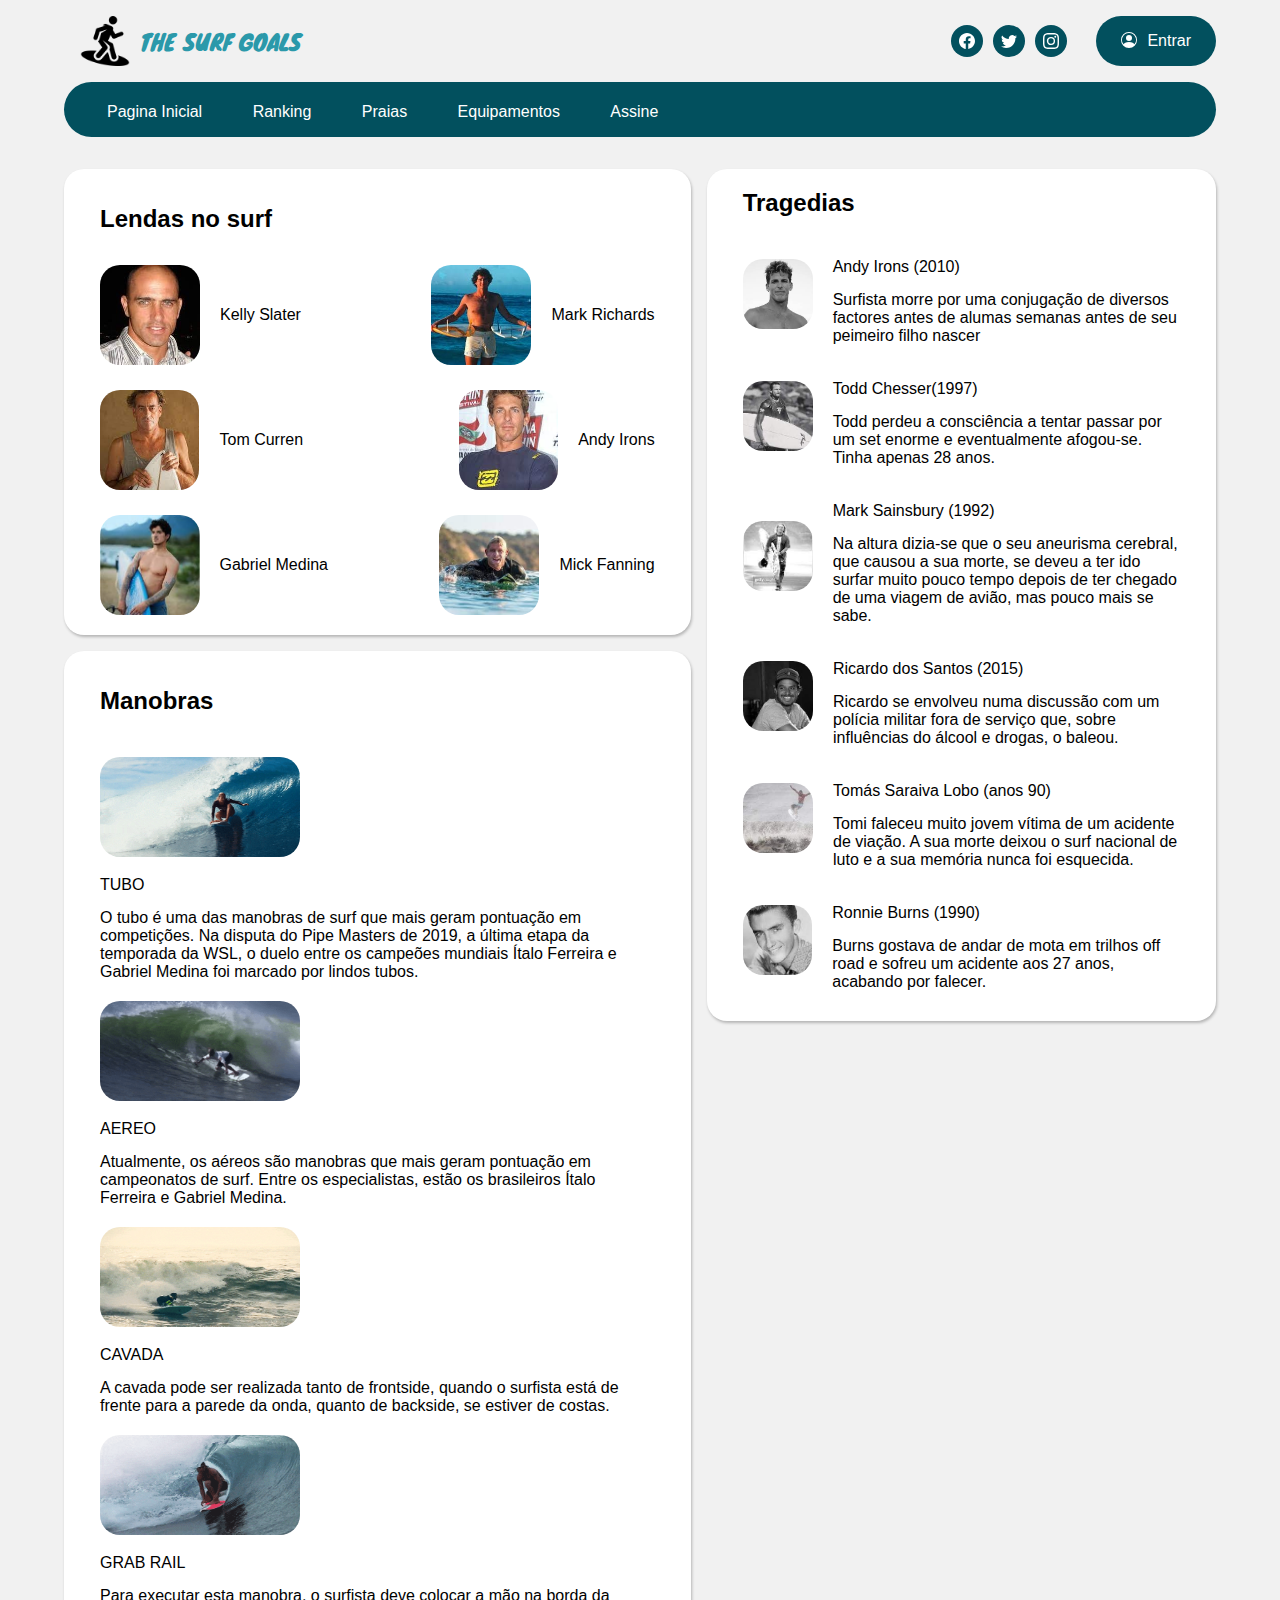
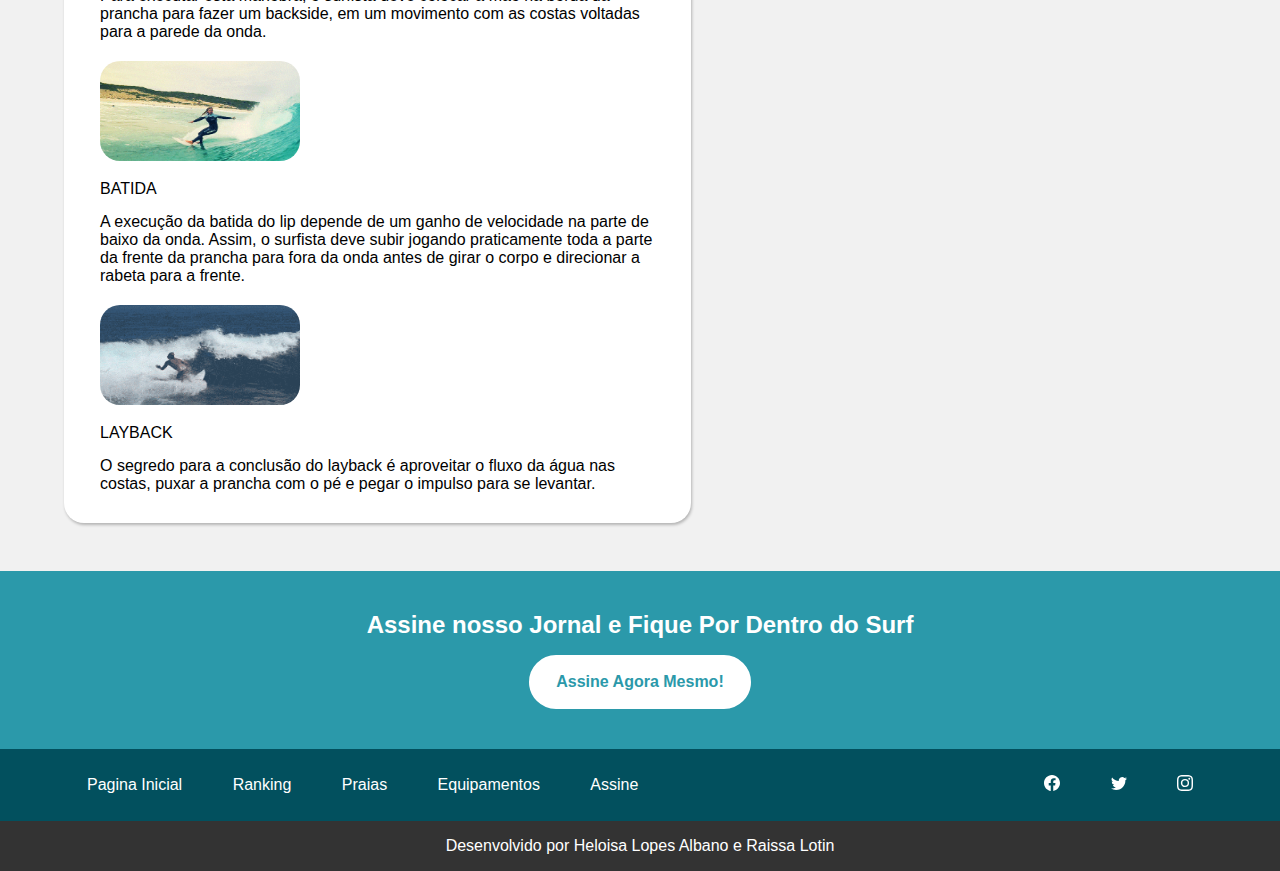
<file: jornal.lotin-lopes.des-web/index.html>
<!DOCTYPE html>
<html lang="pt-br">

<head>
    <meta charset="UTF-8">
    <meta http-equiv="X-UA-Compatible" content="IE=edge">
    <meta name="viewport" content="width=device-width, initial-scale=1.0">
    <link rel="stylesheet" href="css/styles.css">
    <link rel="icon" type="gifc.png" href="img/icone_logo.png">
    <title>Jornal The Surf Goals | Seu jornal do dia a dia</title>
</head>

<body>
    <!-- header -->
    <header>
        <div class="menu-topo">
            <div class="logo">
                <img src="img/icone_surf.png" alt="">
                <!-- <svg xmlns="http://www.w3.org/2000/svg" width="40" height="40" fill="#02505e" class="bi bi-tsunami" viewBox="0 0 16 16">
                    <path d="M.036 12.314a.5.5 0 0 1 .65-.278l1.757.703a1.5 1.5 0 0 0 1.114 0l1.014-.406a2.5 2.5 0 0 1 1.857 0l1.015.406a1.5 1.5 0 0 0 1.114 0l1.014-.406a2.5 2.5 0 0 1 1.857 0l1.015.406a1.5 1.5 0 0 0 1.114 0l1.757-.703a.5.5 0 1 1 .372.928l-1.758.703a2.5 2.5 0 0 1-1.857 0l-1.014-.406a1.5 1.5 0 0 0-1.114 0l-1.015.406a2.5 2.5 0 0 1-1.857 0l-1.014-.406a1.5 1.5 0 0 0-1.114 0l-1.015.406a2.5 2.5 0 0 1-1.857 0l-1.757-.703a.5.5 0 0 1-.278-.65zm0 2a.5.5 0 0 1 .65-.278l1.757.703a1.5 1.5 0 0 0 1.114 0l1.014-.406a2.5 2.5 0 0 1 1.857 0l1.015.406a1.5 1.5 0 0 0 1.114 0l1.014-.406a2.5 2.5 0 0 1 1.857 0l1.015.406a1.5 1.5 0 0 0 1.114 0l1.757-.703a.5.5 0 1 1 .372.928l-1.758.703a2.5 2.5 0 0 1-1.857 0l-1.014-.406a1.5 1.5 0 0 0-1.114 0l-1.015.406a2.5 2.5 0 0 1-1.857 0l-1.014-.406a1.5 1.5 0 0 0-1.114 0l-1.015.406a2.5 2.5 0 0 1-1.857 0l-1.757-.703a.5.5 0 0 1-.278-.65zM2.662 8.08c-.456 1.063-.994 2.098-1.842 2.804a.5.5 0 0 1-.64-.768c.652-.544 1.114-1.384 1.564-2.43.14-.328.281-.68.427-1.044.302-.754.624-1.559 1.01-2.308C3.763 3.2 4.528 2.105 5.7 1.299 6.877.49 8.418 0 10.5 0c1.463 0 2.511.4 3.179 1.058.67.66.893 1.518.819 2.302-.074.771-.441 1.516-1.02 1.965a1.878 1.878 0 0 1-1.904.27c-.65.642-.907 1.679-.71 2.614C11.076 9.215 11.784 10 13 10h2.5a.5.5 0 0 1 0 1H13c-1.784 0-2.826-1.215-3.114-2.585-.232-1.1.005-2.373.758-3.284L10.5 5.06l-.777.388a.5.5 0 0 1-.447 0l-1-.5a.5.5 0 0 1 .447-.894l.777.388.776-.388a.5.5 0 0 1 .447 0l1 .5a.493.493 0 0 1 .034.018c.44.264.81.195 1.108-.036.328-.255.586-.729.637-1.27.05-.529-.1-1.076-.525-1.495-.426-.42-1.19-.77-2.477-.77-1.918 0-3.252.448-4.232 1.123C5.283 2.8 4.61 3.738 4.07 4.79c-.365.71-.655 1.433-.945 2.16-.15.376-.301.753-.463 1.13z"/>
                </svg> -->
                <p>
                    THE SURF GOALS
                </p>
            </div>
            <div class="redes-sociais">
                <nav>
                    <ul class="ul-icones">
                        <li>
                            <svg xmlns="http://www.w3.org/2000/svg" width="16" height="16" fill="currentColor"
                                class="bi bi-facebook" viewBox="0 0 16 16">
                                <path
                                    d="M16 8.049c0-4.446-3.582-8.05-8-8.05C3.58 0-.002 3.603-.002 8.05c0 4.017 2.926 7.347 6.75 7.951v-5.625h-2.03V8.05H6.75V6.275c0-2.017 1.195-3.131 3.022-3.131.876 0 1.791.157 1.791.157v1.98h-1.009c-.993 0-1.303.621-1.303 1.258v1.51h2.218l-.354 2.326H9.25V16c3.824-.604 6.75-3.934 6.75-7.951z" />
                            </svg>
                        </li>
                        <li>
                            <svg xmlns="http://www.w3.org/2000/svg" width="16" height="16" fill="currentColor"
                                class="bi bi-twitter" viewBox="0 0 16 16">
                                <path
                                    d="M5.026 15c6.038 0 9.341-5.003 9.341-9.334 0-.14 0-.282-.006-.422A6.685 6.685 0 0 0 16 3.542a6.658 6.658 0 0 1-1.889.518 3.301 3.301 0 0 0 1.447-1.817 6.533 6.533 0 0 1-2.087.793A3.286 3.286 0 0 0 7.875 6.03a9.325 9.325 0 0 1-6.767-3.429 3.289 3.289 0 0 0 1.018 4.382A3.323 3.323 0 0 1 .64 6.575v.045a3.288 3.288 0 0 0 2.632 3.218 3.203 3.203 0 0 1-.865.115 3.23 3.23 0 0 1-.614-.057 3.283 3.283 0 0 0 3.067 2.277A6.588 6.588 0 0 1 .78 13.58a6.32 6.32 0 0 1-.78-.045A9.344 9.344 0 0 0 5.026 15z" />
                            </svg>
                        </li>
                        <li>
                            <svg xmlns="http://www.w3.org/2000/svg" width="16" height="16" fill="currentColor"
                                class="bi bi-instagram" viewBox="0 0 16 16">
                                <path
                                    d="M8 0C5.829 0 5.556.01 4.703.048 3.85.088 3.269.222 2.76.42a3.917 3.917 0 0 0-1.417.923A3.927 3.927 0 0 0 .42 2.76C.222 3.268.087 3.85.048 4.7.01 5.555 0 5.827 0 8.001c0 2.172.01 2.444.048 3.297.04.852.174 1.433.372 1.942.205.526.478.972.923 1.417.444.445.89.719 1.416.923.51.198 1.09.333 1.942.372C5.555 15.99 5.827 16 8 16s2.444-.01 3.298-.048c.851-.04 1.434-.174 1.943-.372a3.916 3.916 0 0 0 1.416-.923c.445-.445.718-.891.923-1.417.197-.509.332-1.09.372-1.942C15.99 10.445 16 10.173 16 8s-.01-2.445-.048-3.299c-.04-.851-.175-1.433-.372-1.941a3.926 3.926 0 0 0-.923-1.417A3.911 3.911 0 0 0 13.24.42c-.51-.198-1.092-.333-1.943-.372C10.443.01 10.172 0 7.998 0h.003zm-.717 1.442h.718c2.136 0 2.389.007 3.232.046.78.035 1.204.166 1.486.275.373.145.64.319.92.599.28.28.453.546.598.92.11.281.24.705.275 1.485.039.843.047 1.096.047 3.231s-.008 2.389-.047 3.232c-.035.78-.166 1.203-.275 1.485a2.47 2.47 0 0 1-.599.919c-.28.28-.546.453-.92.598-.28.11-.704.24-1.485.276-.843.038-1.096.047-3.232.047s-2.39-.009-3.233-.047c-.78-.036-1.203-.166-1.485-.276a2.478 2.478 0 0 1-.92-.598 2.48 2.48 0 0 1-.6-.92c-.109-.281-.24-.705-.275-1.485-.038-.843-.046-1.096-.046-3.233 0-2.136.008-2.388.046-3.231.036-.78.166-1.204.276-1.486.145-.373.319-.64.599-.92.28-.28.546-.453.92-.598.282-.11.705-.24 1.485-.276.738-.034 1.024-.044 2.515-.045v.002zm4.988 1.328a.96.96 0 1 0 0 1.92.96.96 0 0 0 0-1.92zm-4.27 1.122a4.109 4.109 0 1 0 0 8.217 4.109 4.109 0 0 0 0-8.217zm0 1.441a2.667 2.667 0 1 1 0 5.334 2.667 2.667 0 0 1 0-5.334z" />
                            </svg>
                        </li>
                    </ul>
                </nav>
                <div class="botao">
                    <svg xmlns="http://www.w3.org/2000/svg" width="16" height="16" fill="currentColor"
                        class="bi bi-person-circle" viewBox="0 0 16 16">
                        <path d="M11 6a3 3 0 1 1-6 0 3 3 0 0 1 6 0z" />
                        <path fill-rule="evenodd"
                            d="M0 8a8 8 0 1 1 16 0A8 8 0 0 1 0 8zm8-7a7 7 0 0 0-5.468 11.37C3.242 11.226 4.805 10 8 10s4.757 1.225 5.468 2.37A7 7 0 0 0 8 1z" />
                    </svg>
                    <p>
                        Entrar
                    </p>
                </div>
            </div>
        </div>
        <div class="menu-meio">
            <nav>
                <ul>
                    <li class="link-menu">
                        <a href="index.html">Pagina Inicial</a>
                    </li>
                    <li class="link-menu">
                        <a href="ranking.html">Ranking</a>
                    </li>
                    <li class="link-menu">
                        <a href="praias.html">Praias</a>
                    </li>
                    <li class="link-menu">
                        <a href="dicas.html">Equipamentos</a>
                    </li>
                    <li class="link-menu">
                        <a href="#">Assine</a>
                    </li>
                </ul>
            </nav>
            <div class="tempo">
                <p>
                    <span>21:07</span>
                    <span>24/08/2022</span>
                    <span class="tempo-icone">
                        <svg xmlns="http://www.w3.org/2000/svg" width="18" height="18" fill="currentColor"
                            class="bi bi-cloud-sun" viewBox="0 0 16 16">
                            <path
                                d="M7 8a3.5 3.5 0 0 1 3.5 3.555.5.5 0 0 0 .624.492A1.503 1.503 0 0 1 13 13.5a1.5 1.5 0 0 1-1.5 1.5H3a2 2 0 1 1 .1-3.998.5.5 0 0 0 .51-.375A3.502 3.502 0 0 1 7 8zm4.473 3a4.5 4.5 0 0 0-8.72-.99A3 3 0 0 0 3 16h8.5a2.5 2.5 0 0 0 0-5h-.027z" />
                            <path
                                d="M10.5 1.5a.5.5 0 0 0-1 0v1a.5.5 0 0 0 1 0v-1zm3.743 1.964a.5.5 0 1 0-.707-.707l-.708.707a.5.5 0 0 0 .708.708l.707-.708zm-7.779-.707a.5.5 0 0 0-.707.707l.707.708a.5.5 0 1 0 .708-.708l-.708-.707zm1.734 3.374a2 2 0 1 1 3.296 2.198c.199.281.372.582.516.898a3 3 0 1 resource with0-4.84-3.225c.352.011.696.055 1.028.129zm4.484 4.074c.6.215 1.125.59 1.522 1.072a.5.5 0 0 0 .039-.742l-.707-.707a.5.5 0 0 0-.854.377zM14.5 6.5a.5.5 0 0 0 0 1h1a.5.5 0 0 0 0-1h-1z" />
                        </svg>
                    </span>
                </p>
            </div>
        </div>
    </header>
    <!-- main -->
    <main>
        <div>
            <section class="container">
                <h2 class="titulo">Lendas no surf</h2>
                <div class="pai">
                    <div class="filho">
                        <img src="img/lendas/kelly.jpeg" class="img-filho" alt="">
                        <p> Kelly Slater</p>
                    </div>
                    <div class="filho">
                        <img src="img/lendas/mark.jpeg" class="img-filho" alt="">
                        <p> Mark Richards</p>
                    </div>
                    <div class="filho">
                        <img src="img/lendas/tom.jpeg" class="img-filho" alt="">
                        <p>Tom Curren</p>
                    </div>
                    <div class="filho">
                        <img src="img/lendas/andy.jpeg" class="img-filho" alt="">
                        <p>Andy Irons</p>

                    </div>
                    <div class="filho">
                        <img src="img/lendas/gabriel.jpeg" class="img-filho" alt="">
                        <p>Gabriel Medina</p>
                    </div>
                    <div class="filho">
                        <img src="img/lendas/mick.jpeg" class="img-filho" alt="">
                        <p>Mick Fanning</p>
                    </div>
                </div>
            </section>
            <section class="container">
                <h2 class="titulo">Manobras</h2>
                <div class="pai">
                    <div class="filho">
                        <div class="filho-texto">
                            <img src="img/manobras/surf-tubo.png" class="img-filho" width="200px" alt="">
                            <h1>TUBO</h1>
                            <p>O tubo é uma das manobras de surf que mais geram pontuação em competições. Na disputa do
                                Pipe Masters de 2019, a última etapa da temporada da WSL, o duelo entre os campeões
                                mundiais Ítalo Ferreira e Gabriel Medina foi marcado por lindos tubos.</p>
                        </div>
                    </div>
                </div>
                <div class="filho">
                    <div class="filho-texto">
                        <img src="img/manobras/surf-aereo.png" class="img-filho" width="200px" alt="">
                        <h1>AEREO</h1>
                        <p>Atualmente, os aéreos são manobras que mais geram pontuação em campeonatos de surf. Entre os
                            especialistas, estão os brasileiros Ítalo Ferreira e Gabriel Medina.</p>
                    </div>
                </div>
                <div class="filho">
                    <div class="filho-texto">
                        <img src="img/manobras/cavada-surf.png" class="img-filho" width="200px" alt="">
                        <h1>CAVADA</h1>
                        <p>A cavada pode ser realizada tanto de frontside, quando o surfista está de frente para a
                            parede da onda, quanto de backside, se estiver de costas.</p>
                    </div>
                </div>
                <div class="filho">
                    <div class="filho-texto">
                        <img src="img/manobras/grab-rail-surf.png" class="img-filho" width="200px" alt="">
                        <h1>GRAB RAIL</h1>
                        <p>Para executar esta manobra, o surfista deve colocar a mão na borda da prancha para fazer um
                            backside, em um movimento com as costas voltadas para a parede da onda.</p>
                    </div>
                </div>
                <div class="filho">
                    <div class="filho-texto">
                        <img src="img/manobras/manobra-de-batida-no-surf.png" class="img-filho" width="200px" alt="">
                        <h1>BATIDA</h1>
                        <p>A execução da batida do lip depende de um ganho de velocidade na parte de baixo da onda.
                            Assim, o surfista deve subir jogando praticamente toda a parte da frente da prancha para
                            fora da onda antes de girar o corpo e direcionar a rabeta para a frente.</p>
                    </div>
                </div>
                <div class="filho">
                    <div class="filho-texto">
                        <img src="img/manobras/Layback.gif" class="img-filho" width="200px" alt="">
                        <h1>LAYBACK</h1>
                        <p>O segredo para a conclusão do layback é aproveitar o fluxo da água nas costas, puxar a
                            prancha com o pé e pegar o impulso para se levantar.</p>
                    </div>
                </div>
        </div>
        </section>
        </div>
        <aside>
            <section class="container">
                <h2>Tragedias</h2>
                <div class="filho">
                    <img src="img/mortos/andy.JPG" class="img-filho-aside" alt="">
                    <div class="filho-texto">
                        <h1>Andy Irons (2010)</h1>
                        <p>Surfista morre por uma conjugação de diversos factores antes de alumas semanas antes de seu
                            peimeiro filho nascer</p>
                    </div>
                </div>
                <div class="filho">
                    <img src="img/mortos/todd.JPG" class="img-filho-aside" alt="">
                    <div class="filho-texto">
                        <h1>Todd Chesser(1997)</h1>
                        <p>Todd perdeu a consciência a tentar passar por um set enorme e eventualmente afogou-se. Tinha
                            apenas 28 anos.</p>
                    </div>
                </div>
                <div class="filho">
                    <img src="img/mortos/mark.JPG" class="img-filho-aside" alt="">
                    <div class="filho-texto">
                        <h1>Mark Sainsbury (1992)</h1>
                        <p>Na altura dizia-se que o seu aneurisma cerebral, que causou a sua morte, se deveu a ter ido
                            surfar muito pouco tempo depois de ter chegado de uma viagem de avião, mas pouco mais se
                            sabe.</p>
                    </div>
                </div>
                <div class="filho">
                    <img src="img/mortos/ricardo.JPG" class="img-filho-aside" alt="">
                    <div class="filho-texto">
                        <h1>Ricardo dos Santos (2015)</h1>
                        <p>Ricardo se envolveu numa discussão com um polícia militar fora de serviço que, sobre
                            influências do álcool e drogas, o baleou.</p>
                    </div>
                </div>
                <div class="filho">
                    <img src="img/mortos/tomas.JPG" class="img-filho-aside" alt="">
                    <div class="filho-texto">
                        <h1>Tomás Saraiva Lobo (anos 90)</h1>
                        <p>Tomi faleceu muito jovem vítima de um acidente de viação. A sua morte deixou o surf nacional
                            de luto e a sua memória nunca foi esquecida.</p>
                    </div>
                </div>
                <div class="filho">
                    <img src="img/mortos/ronnie.JPG" class="img-filho-aside" alt="">
                    <div class="filho-texto">
                        <h1>Ronnie Burns (1990)</h1>
                        <p>Burns gostava de andar de mota em trilhos off road e sofreu um acidente aos 27 anos, acabando
                            por falecer.</p>
                    </div>
                </div>
            </section>
        </aside>
    </main>
    <!-- footer -->
    <footer>
        <div class="assine">
            <div>
                <h2>Assine nosso Jornal e Fique Por Dentro do Surf</h2>
                <button class="botao">
                    Assine Agora Mesmo!
                </button>
            </div>
        </div>
        <div class="footer-meio">
            <div class="menu-footer">
                <nav>
                    <ul>
                        <li class="link-menu">
                            <a href="index.html">Pagina Inicial</a>
                        </li>
                        <li class="link-menu">
                            <a href="ranking.html">Ranking</a>
                        </li>
                        <li class="link-menu">
                            <a href="praias.html">Praias</a>
                        </li>
                        <li class="link-menu">
                            <a href="dicas.html">Equipamentos</a>
                        </li>
                        <li class="link-menu">
                            <a href="#">Assine</a>
                        </li>
                    </ul>
                </nav>
                <div class="redes-sociais">
                    <nav>
                        <ul class="">
                            <li>
                                <svg xmlns="http://www.w3.org/2000/svg" width="16" height="16" fill="currentColor"
                                    class="bi bi-facebook" viewBox="0 0 16 16">
                                    <path
                                        d="M16 8.049c0-4.446-3.582-8.05-8-8.05C3.58 0-.002 3.603-.002 8.05c0 4.017 2.926 7.347 6.75 7.951v-5.625h-2.03V8.05H6.75V6.275c0-2.017 1.195-3.131 3.022-3.131.876 0 1.791.157 1.791.157v1.98h-1.009c-.993 0-1.303.621-1.303 1.258v1.51h2.218l-.354 2.326H9.25V16c3.824-.604 6.75-3.934 6.75-7.951z" />
                                </svg>
                            </li>
                            <li>
                                <svg xmlns="http://www.w3.org/2000/svg" width="16" height="16" fill="currentColor"
                                    class="bi bi-twitter" viewBox="0 0 16 16">
                                    <path
                                        d="M5.026 15c6.038 0 9.341-5.003 9.341-9.334 0-.14 0-.282-.006-.422A6.685 6.685 0 0 0 16 3.542a6.658 6.658 0 0 1-1.889.518 3.301 3.301 0 0 0 1.447-1.817 6.533 6.533 0 0 1-2.087.793A3.286 3.286 0 0 0 7.875 6.03a9.325 9.325 0 0 1-6.767-3.429 3.289 3.289 0 0 0 1.018 4.382A3.323 3.323 0 0 1 .64 6.575v.045a3.288 3.288 0 0 0 2.632 3.218 3.203 3.203 0 0 1-.865.115 3.23 3.23 0 0 1-.614-.057 3.283 3.283 0 0 0 3.067 2.277A6.588 6.588 0 0 1 .78 13.58a6.32 6.32 0 0 1-.78-.045A9.344 9.344 0 0 0 5.026 15z" />
                                </svg>
                            </li>
                            <li>
                                <svg xmlns="http://www.w3.org/2000/svg" width="16" height="16" fill="currentColor"
                                    class="bi bi-instagram" viewBox="0 0 16 16">
                                    <path
                                        d="M8 0C5.829 0 5.556.01 4.703.048 3.85.088 3.269.222 2.76.42a3.917 3.917 0 0 0-1.417.923A3.927 3.927 0 0 0 .42 2.76C.222 3.268.087 3.85.048 4.7.01 5.555 0 5.827 0 8.001c0 2.172.01 2.444.048 3.297.04.852.174 1.433.372 1.942.205.526.478.972.923 1.417.444.445.89.719 1.416.923.51.198 1.09.333 1.942.372C5.555 15.99 5.827 16 8 16s2.444-.01 3.298-.048c.851-.04 1.434-.174 1.943-.372a3.916 3.916 0 0 0 1.416-.923c.445-.445.718-.891.923-1.417.197-.509.332-1.09.372-1.942C15.99 10.445 16 10.173 16 8s-.01-2.445-.048-3.299c-.04-.851-.175-1.433-.372-1.941a3.926 3.926 0 0 0-.923-1.417A3.911 3.911 0 0 0 13.24.42c-.51-.198-1.092-.333-1.943-.372C10.443.01 10.172 0 7.998 0h.003zm-.717 1.442h.718c2.136 0 2.389.007 3.232.046.78.035 1.204.166 1.486.275.373.145.64.319.92.599.28.28.453.546.598.92.11.281.24.705.275 1.485.039.843.047 1.096.047 3.231s-.008 2.389-.047 3.232c-.035.78-.166 1.203-.275 1.485a2.47 2.47 0 0 1-.599.919c-.28.28-.546.453-.92.598-.28.11-.704.24-1.485.276-.843.038-1.096.047-3.232.047s-2.39-.009-3.233-.047c-.78-.036-1.203-.166-1.485-.276a2.478 2.478 0 0 1-.92-.598 2.48 2.48 0 0 1-.6-.92c-.109-.281-.24-.705-.275-1.485-.038-.843-.046-1.096-.046-3.233 0-2.136.008-2.388.046-3.231.036-.78.166-1.204.276-1.486.145-.373.319-.64.599-.92.28-.28.546-.453.92-.598.282-.11.705-.24 1.485-.276.738-.034 1.024-.044 2.515-.045v.002zm4.988 1.328a.96.96 0 1 0 0 1.92.96.96 0 0 0 0-1.92zm-4.27 1.122a4.109 4.109 0 1 0 0 8.217 4.109 4.109 0 0 0 0-8.217zm0 1.441a2.667 2.667 0 1 1 0 5.334 2.667 2.667 0 0 1 0-5.334z" />
                                </svg>
                            </li>
                        </ul>
                    </nav>
                </div>
            </div>
        </div>
        <div class="footer-main">
            <div class="menu-bottom">
                <div>
                    <p>
                        Desenvolvido por Heloisa Lopes Albano e Raissa Lotin
                    </p>
                </div>
            </div>
        </div>
    </footer>
</body>

</html>
</file>
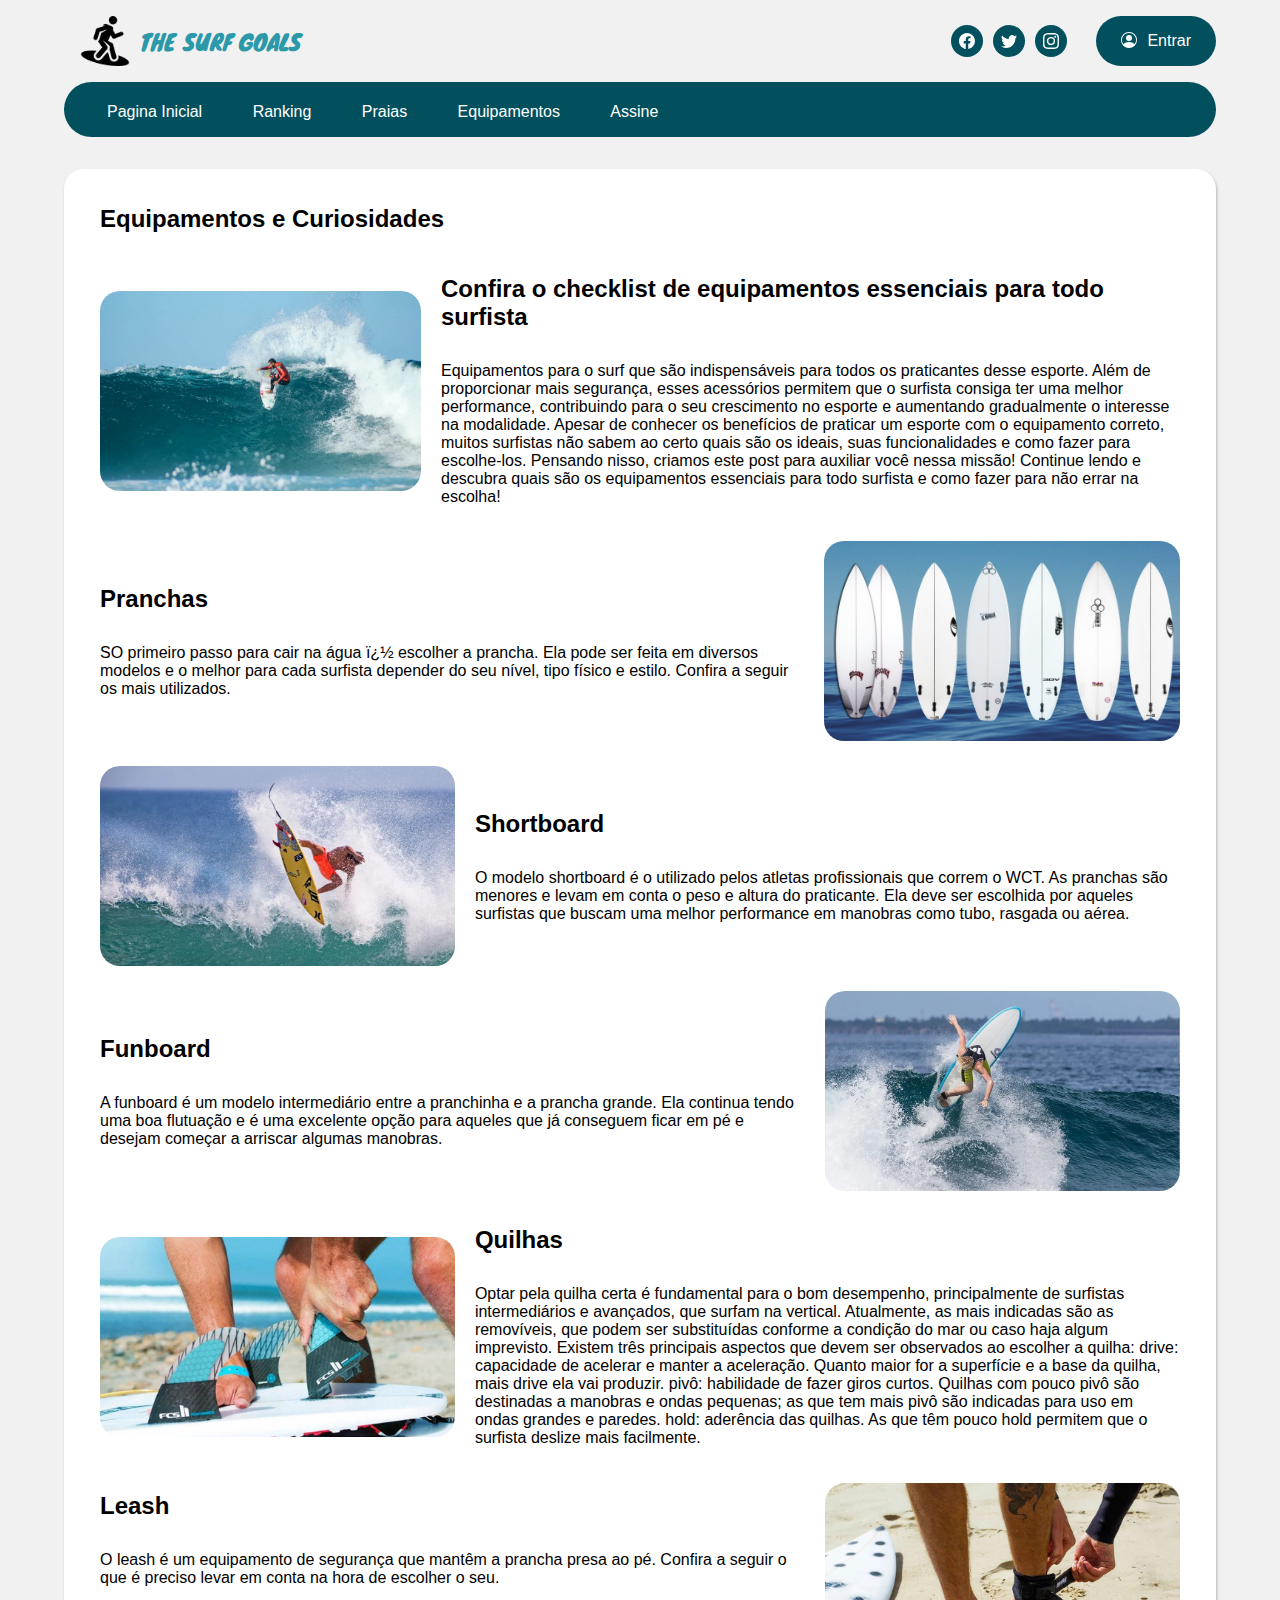
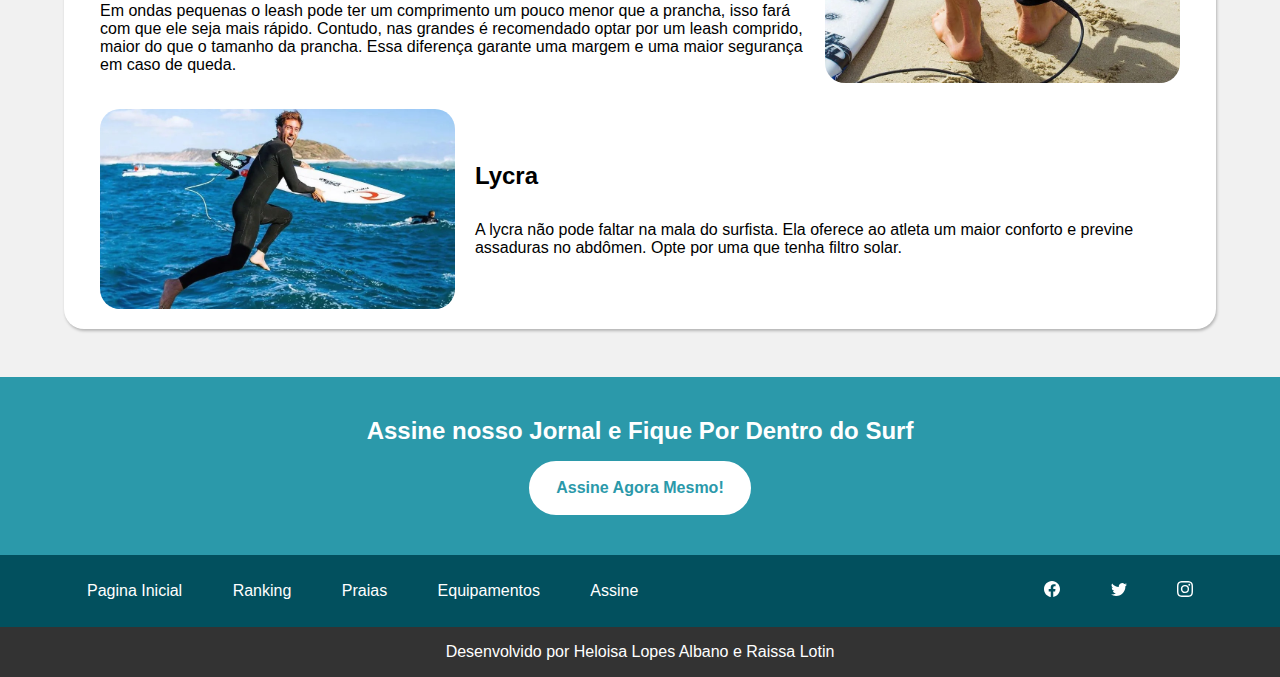
<file: jornal.lotin-lopes.des-web/dicas.html>
<!DOCTYPE html>
<html lang="pt-br">

<head>
    <meta charset="UTF-8">
    <meta http-equiv="X-UA-Compatible" content="IE=edge">
    <meta name="viewport" content="width=device-width, initial-scale=1.0">
    <link rel="stylesheet" href="css/styles.css">
    <link rel="icon" type="gifc.png" href="img/icone_logo.png">
    <title>Jornal Time | Seu jornal do dia a dia</title>

</head>

<body>
    <!-- header -->
    <header>
        <div class="menu-topo">
            <div class="logo">
                <img src="img/icone_surf.png" alt="">
                <!-- <svg xmlns="http://www.w3.org/2000/svg" width="40" height="40" fill="#02505e" class="bi bi-tsunami" viewBox="0 0 16 16">
                <path d="M.036 12.314a.5.5 0 0 1 .65-.278l1.757.703a1.5 1.5 0 0 0 1.114 0l1.014-.406a2.5 2.5 0 0 1 1.857 0l1.015.406a1.5 1.5 0 0 0 1.114 0l1.014-.406a2.5 2.5 0 0 1 1.857 0l1.015.406a1.5 1.5 0 0 0 1.114 0l1.757-.703a.5.5 0 1 1 .372.928l-1.758.703a2.5 2.5 0 0 1-1.857 0l-1.014-.406a1.5 1.5 0 0 0-1.114 0l-1.015.406a2.5 2.5 0 0 1-1.857 0l-1.014-.406a1.5 1.5 0 0 0-1.114 0l-1.015.406a2.5 2.5 0 0 1-1.857 0l-1.757-.703a.5.5 0 0 1-.278-.65zm0 2a.5.5 0 0 1 .65-.278l1.757.703a1.5 1.5 0 0 0 1.114 0l1.014-.406a2.5 2.5 0 0 1 1.857 0l1.015.406a1.5 1.5 0 0 0 1.114 0l1.014-.406a2.5 2.5 0 0 1 1.857 0l1.015.406a1.5 1.5 0 0 0 1.114 0l1.757-.703a.5.5 0 1 1 .372.928l-1.758.703a2.5 2.5 0 0 1-1.857 0l-1.014-.406a1.5 1.5 0 0 0-1.114 0l-1.015.406a2.5 2.5 0 0 1-1.857 0l-1.014-.406a1.5 1.5 0 0 0-1.114 0l-1.015.406a2.5 2.5 0 0 1-1.857 0l-1.757-.703a.5.5 0 0 1-.278-.65zM2.662 8.08c-.456 1.063-.994 2.098-1.842 2.804a.5.5 0 0 1-.64-.768c.652-.544 1.114-1.384 1.564-2.43.14-.328.281-.68.427-1.044.302-.754.624-1.559 1.01-2.308C3.763 3.2 4.528 2.105 5.7 1.299 6.877.49 8.418 0 10.5 0c1.463 0 2.511.4 3.179 1.058.67.66.893 1.518.819 2.302-.074.771-.441 1.516-1.02 1.965a1.878 1.878 0 0 1-1.904.27c-.65.642-.907 1.679-.71 2.614C11.076 9.215 11.784 10 13 10h2.5a.5.5 0 0 1 0 1H13c-1.784 0-2.826-1.215-3.114-2.585-.232-1.1.005-2.373.758-3.284L10.5 5.06l-.777.388a.5.5 0 0 1-.447 0l-1-.5a.5.5 0 0 1 .447-.894l.777.388.776-.388a.5.5 0 0 1 .447 0l1 .5a.493.493 0 0 1 .034.018c.44.264.81.195 1.108-.036.328-.255.586-.729.637-1.27.05-.529-.1-1.076-.525-1.495-.426-.42-1.19-.77-2.477-.77-1.918 0-3.252.448-4.232 1.123C5.283 2.8 4.61 3.738 4.07 4.79c-.365.71-.655 1.433-.945 2.16-.15.376-.301.753-.463 1.13z"/>
            </svg> -->
                <p>
                    THE SURF GOALS
                </p>
            </div>
            <div class="redes-sociais">
                <nav>
                    <ul class="ul-icones">
                        <li>
                            <svg xmlns="http://www.w3.org/2000/svg" width="16" height="16" fill="currentColor"
                                class="bi bi-facebook" viewBox="0 0 16 16">
                                <path
                                    d="M16 8.049c0-4.446-3.582-8.05-8-8.05C3.58 0-.002 3.603-.002 8.05c0 4.017 2.926 7.347 6.75 7.951v-5.625h-2.03V8.05H6.75V6.275c0-2.017 1.195-3.131 3.022-3.131.876 0 1.791.157 1.791.157v1.98h-1.009c-.993 0-1.303.621-1.303 1.258v1.51h2.218l-.354 2.326H9.25V16c3.824-.604 6.75-3.934 6.75-7.951z" />
                            </svg>
                        </li>
                        <li>
                            <svg xmlns="http://www.w3.org/2000/svg" width="16" height="16" fill="currentColor"
                                class="bi bi-twitter" viewBox="0 0 16 16">
                                <path
                                    d="M5.026 15c6.038 0 9.341-5.003 9.341-9.334 0-.14 0-.282-.006-.422A6.685 6.685 0 0 0 16 3.542a6.658 6.658 0 0 1-1.889.518 3.301 3.301 0 0 0 1.447-1.817 6.533 6.533 0 0 1-2.087.793A3.286 3.286 0 0 0 7.875 6.03a9.325 9.325 0 0 1-6.767-3.429 3.289 3.289 0 0 0 1.018 4.382A3.323 3.323 0 0 1 .64 6.575v.045a3.288 3.288 0 0 0 2.632 3.218 3.203 3.203 0 0 1-.865.115 3.23 3.23 0 0 1-.614-.057 3.283 3.283 0 0 0 3.067 2.277A6.588 6.588 0 0 1 .78 13.58a6.32 6.32 0 0 1-.78-.045A9.344 9.344 0 0 0 5.026 15z" />
                            </svg>
                        </li>
                        <li>
                            <svg xmlns="http://www.w3.org/2000/svg" width="16" height="16" fill="currentColor"
                                class="bi bi-instagram" viewBox="0 0 16 16">
                                <path
                                    d="M8 0C5.829 0 5.556.01 4.703.048 3.85.088 3.269.222 2.76.42a3.917 3.917 0 0 0-1.417.923A3.927 3.927 0 0 0 .42 2.76C.222 3.268.087 3.85.048 4.7.01 5.555 0 5.827 0 8.001c0 2.172.01 2.444.048 3.297.04.852.174 1.433.372 1.942.205.526.478.972.923 1.417.444.445.89.719 1.416.923.51.198 1.09.333 1.942.372C5.555 15.99 5.827 16 8 16s2.444-.01 3.298-.048c.851-.04 1.434-.174 1.943-.372a3.916 3.916 0 0 0 1.416-.923c.445-.445.718-.891.923-1.417.197-.509.332-1.09.372-1.942C15.99 10.445 16 10.173 16 8s-.01-2.445-.048-3.299c-.04-.851-.175-1.433-.372-1.941a3.926 3.926 0 0 0-.923-1.417A3.911 3.911 0 0 0 13.24.42c-.51-.198-1.092-.333-1.943-.372C10.443.01 10.172 0 7.998 0h.003zm-.717 1.442h.718c2.136 0 2.389.007 3.232.046.78.035 1.204.166 1.486.275.373.145.64.319.92.599.28.28.453.546.598.92.11.281.24.705.275 1.485.039.843.047 1.096.047 3.231s-.008 2.389-.047 3.232c-.035.78-.166 1.203-.275 1.485a2.47 2.47 0 0 1-.599.919c-.28.28-.546.453-.92.598-.28.11-.704.24-1.485.276-.843.038-1.096.047-3.232.047s-2.39-.009-3.233-.047c-.78-.036-1.203-.166-1.485-.276a2.478 2.478 0 0 1-.92-.598 2.48 2.48 0 0 1-.6-.92c-.109-.281-.24-.705-.275-1.485-.038-.843-.046-1.096-.046-3.233 0-2.136.008-2.388.046-3.231.036-.78.166-1.204.276-1.486.145-.373.319-.64.599-.92.28-.28.546-.453.92-.598.282-.11.705-.24 1.485-.276.738-.034 1.024-.044 2.515-.045v.002zm4.988 1.328a.96.96 0 1 0 0 1.92.96.96 0 0 0 0-1.92zm-4.27 1.122a4.109 4.109 0 1 0 0 8.217 4.109 4.109 0 0 0 0-8.217zm0 1.441a2.667 2.667 0 1 1 0 5.334 2.667 2.667 0 0 1 0-5.334z" />
                            </svg>
                        </li>
                    </ul>
                </nav>
                <div class="botao">
                    <svg xmlns="http://www.w3.org/2000/svg" width="16" height="16" fill="currentColor"
                        class="bi bi-person-circle" viewBox="0 0 16 16">
                        <path d="M11 6a3 3 0 1 1-6 0 3 3 0 0 1 6 0z" />
                        <path fill-rule="evenodd"
                            d="M0 8a8 8 0 1 1 16 0A8 8 0 0 1 0 8zm8-7a7 7 0 0 0-5.468 11.37C3.242 11.226 4.805 10 8 10s4.757 1.225 5.468 2.37A7 7 0 0 0 8 1z" />
                    </svg>
                    <p>
                        Entrar
                    </p>
                </div>
            </div>
        </div>
        <div class="menu-meio">
            <nav>
                <ul>
                    <li class="link-menu">
                        <a href="index.html">Pagina Inicial</a>
                    </li>
                    <li class="link-menu">
                        <a href="ranking.html">Ranking</a>
                    </li>
                    <li class="link-menu">
                        <a href="praias.html">Praias</a>
                    </li>
                    <li class="link-menu">
                        <a href="dicas.html">Equipamentos</a>
                    </li>
                    <li class="link-menu">
                        <a href="#">Assine</a>
                    </li>
                </ul>
            </nav>
            <div class="tempo">
                <p>
                    <span>21:07</span>
                    <span>24/08/2022</span>
                    <span class="tempo-icone">
                        <svg xmlns="http://www.w3.org/2000/svg" width="18" height="18" fill="currentColor"
                            class="bi bi-cloud-sun" viewBox="0 0 16 16">
                            <path
                                d="M7 8a3.5 3.5 0 0 1 3.5 3.555.5.5 0 0 0 .624.492A1.503 1.503 0 0 1 13 13.5a1.5 1.5 0 0 1-1.5 1.5H3a2 2 0 1 1 .1-3.998.5.5 0 0 0 .51-.375A3.502 3.502 0 0 1 7 8zm4.473 3a4.5 4.5 0 0 0-8.72-.99A3 3 0 0 0 3 16h8.5a2.5 2.5 0 0 0 0-5h-.027z" />
                            <path
                                d="M10.5 1.5a.5.5 0 0 0-1 0v1a.5.5 0 0 0 1 0v-1zm3.743 1.964a.5.5 0 1 0-.707-.707l-.708.707a.5.5 0 0 0 .708.708l.707-.708zm-7.779-.707a.5.5 0 0 0-.707.707l.707.708a.5.5 0 1 0 .708-.708l-.708-.707zm1.734 3.374a2 2 0 1 1 3.296 2.198c.199.281.372.582.516.898a3 3 0 1 resource with0-4.84-3.225c.352.011.696.055 1.028.129zm4.484 4.074c.6.215 1.125.59 1.522 1.072a.5.5 0 0 0 .039-.742l-.707-.707a.5.5 0 0 0-.854.377zM14.5 6.5a.5.5 0 0 0 0 1h1a.5.5 0 0 0 0-1h-1z" />
                        </svg>
                    </span>
                </p>
            </div>
        </div>
    </header>
    <!-- main -->
    <main>
        <div>
            <section class="container praia">
                <h2 class="titulo">Equipamentos e Curiosidades</h2>
                <div class="pai">
                    <div>
                        <div class="filho">
                            <img src="img/equipamentos/surf.webp" class="img-filho-praia" alt="">
                            <div class="filho-texto">
                                <h2>Confira o checklist de equipamentos essenciais para todo surfista</h2>
                                <p>Equipamentos para o surf que são indispensáveis para todos os praticantes desse
                                    esporte. Além de proporcionar mais segurança, esses acessórios permitem que o
                                    surfista consiga ter uma melhor performance, contribuindo para o seu crescimento no
                                    esporte e aumentando gradualmente o interesse na modalidade. Apesar de conhecer os
                                    benefícios de praticar um esporte com o equipamento correto, muitos surfistas não
                                    sabem ao certo quais são os ideais, suas funcionalidades e como fazer para
                                    escolhe-los. Pensando nisso, criamos este post para auxiliar você nessa missão!
                                    Continue lendo e descubra quais são os equipamentos essenciais para todo surfista e
                                    como fazer para não errar na escolha!</p>
                            </div>
                        </div>
                    </div>
                    <div class="filho">
                        <div class="filho-texto">
                            <h2>Pranchas</h2>
                            <p>SO primeiro passo para cair na água ï¿½ escolher a prancha.

                                Ela pode ser feita em diversos modelos e o melhor para cada surfista depender do seu
                                nível, tipo físico e estilo.

                                Confira a seguir os mais utilizados.</p>
                        </div>
                        <img src="img/equipamentos/pranchas.JPG" class="img-filho-praia" alt="">
                    </div>
                    <div class="filho">
                        <img src="img/equipamentos/prancha2.JPG" class="img-filho-praia" alt="">
                        <div class="filho-texto">
                            <h2>Shortboard</h2>
                            <p>O modelo shortboard é o utilizado pelos atletas profissionais que correm o WCT.

                                As pranchas são menores e levam em conta o peso e altura do praticante.

                                Ela deve ser escolhida por aqueles surfistas que buscam uma melhor performance em
                                manobras como tubo, rasgada ou aérea.</p>
                        </div>
                    </div>
                    <div class="filho">
                        <div class="filho-texto">
                            <h2>Funboard</h2>
                            <p>A funboard é um modelo intermediário entre a pranchinha e a prancha grande.

                                Ela continua tendo uma boa flutuação e é uma excelente opção para aqueles que já
                                conseguem ficar em pé e desejam começar a arriscar algumas manobras.</p>
                        </div>
                        <img src="img/equipamentos/prancha3.JPG" class="img-filho-praia" alt="">
                    </div>
                    <div class="filho">
                        <img src="img/equipamentos/prancha1.JPG" class="img-filho-praia" alt="">
                        <div class="filho-texto">
                            <h2>Quilhas</h2>
                            <p>Optar pela quilha certa é fundamental para o bom desempenho, principalmente de surfistas
                                intermediários e avançados, que surfam na vertical.

                                Atualmente, as mais indicadas são as removíveis, que podem ser substituídas conforme a
                                condição do mar ou caso haja algum imprevisto.

                                Existem três principais aspectos que devem ser observados ao escolher a quilha:

                                drive: capacidade de acelerar e manter a aceleração. Quanto maior for a superfície e a
                                base da quilha, mais drive ela vai produzir.
                                pivô: habilidade de fazer giros curtos. Quilhas com pouco pivô são destinadas a manobras
                                e ondas pequenas; as que tem mais pivô são indicadas para uso em ondas grandes e
                                paredes.
                                hold: aderência das quilhas. As que têm pouco hold permitem que o surfista deslize mais
                                facilmente.</p>
                        </div>
                    </div>
                    <div class="filho">
                        <div class="filho-texto">
                            <h2>Leash</h2>
                            <p>O leash é um equipamento de segurança que mantêm a prancha presa ao pé. Confira a seguir
                                o que é preciso levar em conta na hora de escolher o seu. </p>
                            <p>Em ondas pequenas o leash pode ter um comprimento um pouco menor que a prancha, isso fará
                                com que ele seja mais rápido. Contudo, nas grandes é recomendado optar por um leash
                                comprido, maior do que o tamanho da prancha. Essa diferença garante uma margem e uma
                                maior segurança em caso de queda.</p>
                        </div>
                        <img src="img/equipamentos/surff.JPG" class="img-filho-praia" alt="">
                    </div>
                    <div class="filho">
                        <img src="img/equipamentos/prancha.JPG" class="img-filho-praia" alt="">
                        <div class="filho-texto">
                            <h2>Lycra</h2>
                            <p>A lycra não pode faltar na mala do surfista. Ela oferece ao atleta um maior conforto e
                                previne assaduras no abdômen. Opte por uma que tenha filtro solar. </p>
                        </div>
                    </div>
                </div>
        </div>
        </section>
        </div>
    </main>
    <!-- footer -->
    <footer>
        <div class="assine">
            <div>
                <h2>Assine nosso Jornal e Fique Por Dentro do Surf</h2>
                <button class="botao">
                    Assine Agora Mesmo!
                </button>
            </div>
        </div>
        <div class="footer-meio">
            <div class="menu-footer">
                <nav>
                    <ul>
                        <li class="link-menu">
                            <a href="index.html">Pagina Inicial</a>
                        </li>
                        <li class="link-menu">
                            <a href="ranking.html">Ranking</a>
                        </li>
                        <li class="link-menu">
                            <a href="praias.html">Praias</a>
                        </li>
                        <li class="link-menu">
                            <a href="dicas.html">Equipamentos</a>
                        </li>
                        <li class="link-menu">
                            <a href="#">Assine</a>
                        </li>
                    </ul>
                </nav>
                <div class="redes-sociais">
                    <nav>
                        <ul class="">
                            <li>
                                <svg xmlns="http://www.w3.org/2000/svg" width="16" height="16" fill="currentColor"
                                    class="bi bi-facebook" viewBox="0 0 16 16">
                                    <path
                                        d="M16 8.049c0-4.446-3.582-8.05-8-8.05C3.58 0-.002 3.603-.002 8.05c0 4.017 2.926 7.347 6.75 7.951v-5.625h-2.03V8.05H6.75V6.275c0-2.017 1.195-3.131 3.022-3.131.876 0 1.791.157 1.791.157v1.98h-1.009c-.993 0-1.303.621-1.303 1.258v1.51h2.218l-.354 2.326H9.25V16c3.824-.604 6.75-3.934 6.75-7.951z" />
                                </svg>
                            </li>
                            <li>
                                <svg xmlns="http://www.w3.org/2000/svg" width="16" height="16" fill="currentColor"
                                    class="bi bi-twitter" viewBox="0 0 16 16">
                                    <path
                                        d="M5.026 15c6.038 0 9.341-5.003 9.341-9.334 0-.14 0-.282-.006-.422A6.685 6.685 0 0 0 16 3.542a6.658 6.658 0 0 1-1.889.518 3.301 3.301 0 0 0 1.447-1.817 6.533 6.533 0 0 1-2.087.793A3.286 3.286 0 0 0 7.875 6.03a9.325 9.325 0 0 1-6.767-3.429 3.289 3.289 0 0 0 1.018 4.382A3.323 3.323 0 0 1 .64 6.575v.045a3.288 3.288 0 0 0 2.632 3.218 3.203 3.203 0 0 1-.865.115 3.23 3.23 0 0 1-.614-.057 3.283 3.283 0 0 0 3.067 2.277A6.588 6.588 0 0 1 .78 13.58a6.32 6.32 0 0 1-.78-.045A9.344 9.344 0 0 0 5.026 15z" />
                                </svg>
                            </li>
                            <li>
                                <svg xmlns="http://www.w3.org/2000/svg" width="16" height="16" fill="currentColor"
                                    class="bi bi-instagram" viewBox="0 0 16 16">
                                    <path
                                        d="M8 0C5.829 0 5.556.01 4.703.048 3.85.088 3.269.222 2.76.42a3.917 3.917 0 0 0-1.417.923A3.927 3.927 0 0 0 .42 2.76C.222 3.268.087 3.85.048 4.7.01 5.555 0 5.827 0 8.001c0 2.172.01 2.444.048 3.297.04.852.174 1.433.372 1.942.205.526.478.972.923 1.417.444.445.89.719 1.416.923.51.198 1.09.333 1.942.372C5.555 15.99 5.827 16 8 16s2.444-.01 3.298-.048c.851-.04 1.434-.174 1.943-.372a3.916 3.916 0 0 0 1.416-.923c.445-.445.718-.891.923-1.417.197-.509.332-1.09.372-1.942C15.99 10.445 16 10.173 16 8s-.01-2.445-.048-3.299c-.04-.851-.175-1.433-.372-1.941a3.926 3.926 0 0 0-.923-1.417A3.911 3.911 0 0 0 13.24.42c-.51-.198-1.092-.333-1.943-.372C10.443.01 10.172 0 7.998 0h.003zm-.717 1.442h.718c2.136 0 2.389.007 3.232.046.78.035 1.204.166 1.486.275.373.145.64.319.92.599.28.28.453.546.598.92.11.281.24.705.275 1.485.039.843.047 1.096.047 3.231s-.008 2.389-.047 3.232c-.035.78-.166 1.203-.275 1.485a2.47 2.47 0 0 1-.599.919c-.28.28-.546.453-.92.598-.28.11-.704.24-1.485.276-.843.038-1.096.047-3.232.047s-2.39-.009-3.233-.047c-.78-.036-1.203-.166-1.485-.276a2.478 2.478 0 0 1-.92-.598 2.48 2.48 0 0 1-.6-.92c-.109-.281-.24-.705-.275-1.485-.038-.843-.046-1.096-.046-3.233 0-2.136.008-2.388.046-3.231.036-.78.166-1.204.276-1.486.145-.373.319-.64.599-.92.28-.28.546-.453.92-.598.282-.11.705-.24 1.485-.276.738-.034 1.024-.044 2.515-.045v.002zm4.988 1.328a.96.96 0 1 0 0 1.92.96.96 0 0 0 0-1.92zm-4.27 1.122a4.109 4.109 0 1 0 0 8.217 4.109 4.109 0 0 0 0-8.217zm0 1.441a2.667 2.667 0 1 1 0 5.334 2.667 2.667 0 0 1 0-5.334z" />
                                </svg>
                            </li>
                        </ul>
                    </nav>
                </div>
            </div>
        </div>
        <div class="footer-main">
            <div class="menu-bottom">
                <div>
                    <p>
                        Desenvolvido por Heloisa Lopes Albano e Raissa Lotin
                    </p>
                </div>
            </div>
        </div>
    </footer>
</body>

</html>
</file>
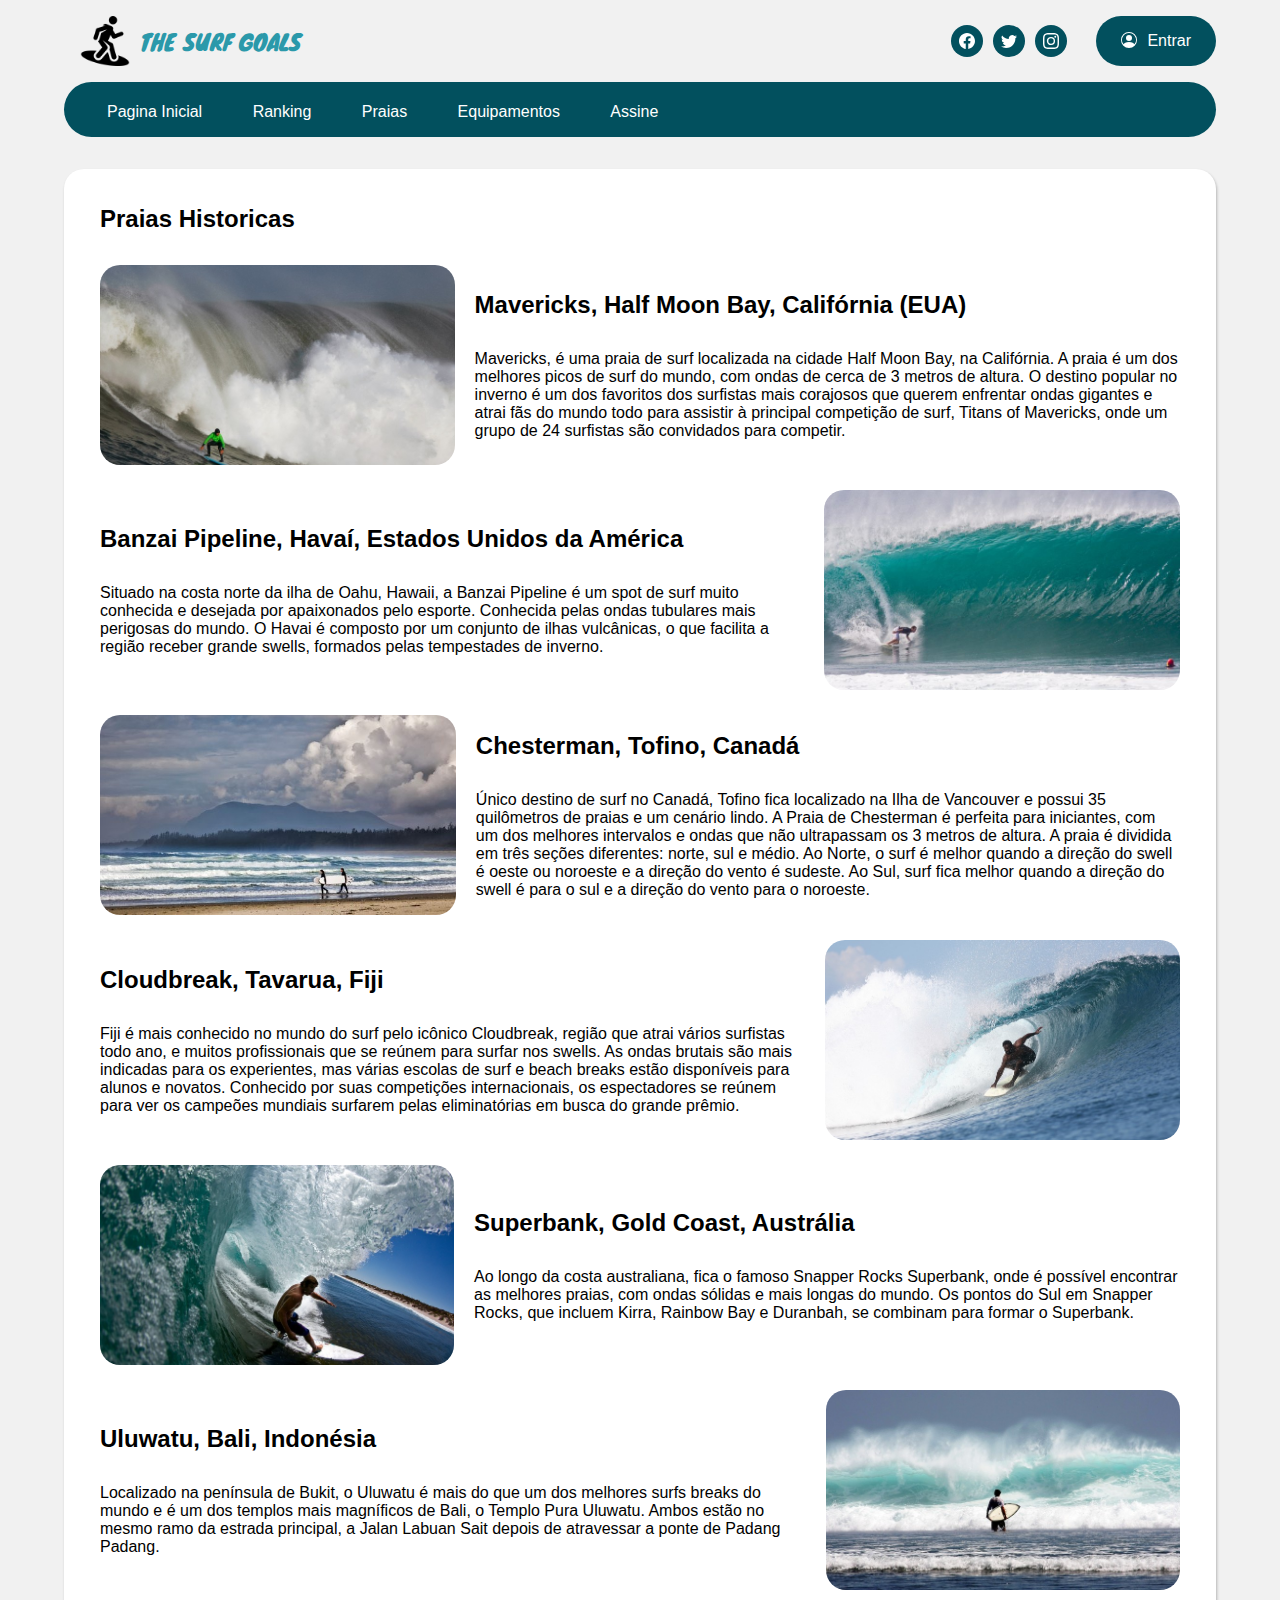
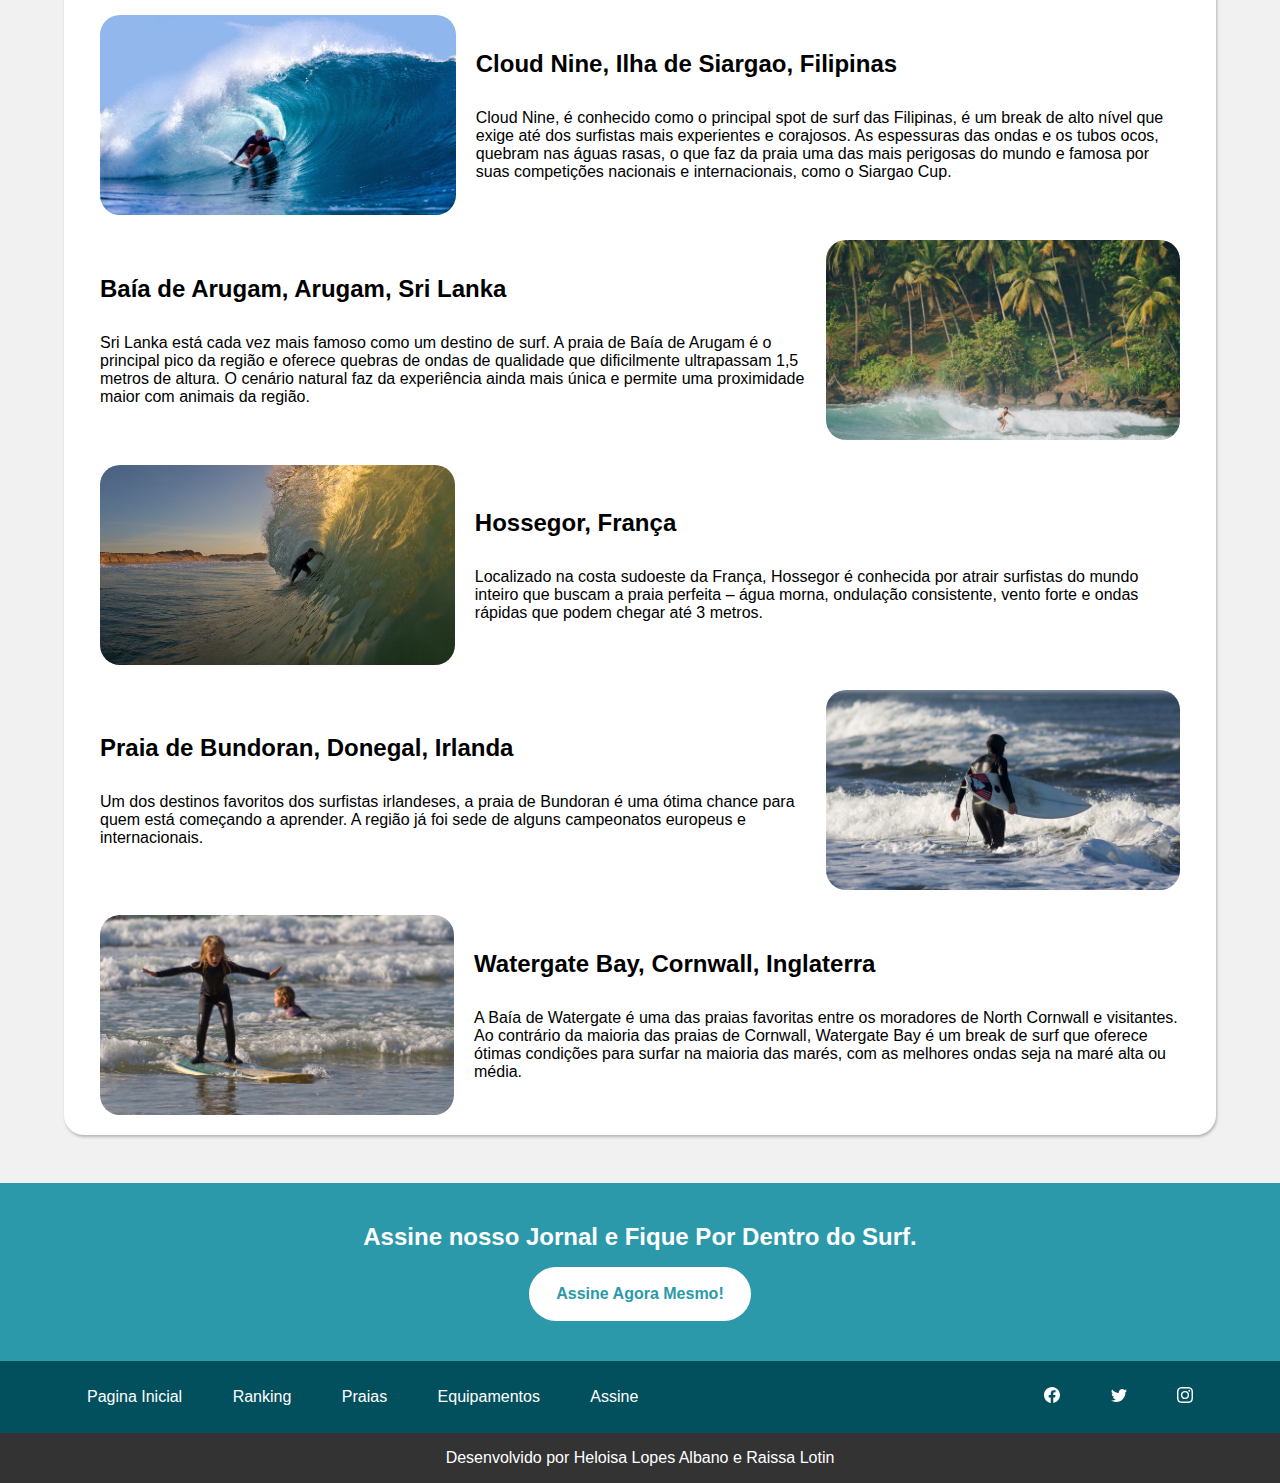
<file: jornal.lotin-lopes.des-web/praias.html>
<!DOCTYPE html>
<html lang="pt-br">

<head>
    <meta charset="UTF-8">
    <meta http-equiv="X-UA-Compatible" content="IE=edge">
    <meta name="viewport" content="width=device-width, initial-scale=1.0">
    <link rel="stylesheet" href="css/styles.css">
    <link rel="icon" type="gifc.png" href="img/icone_logo.png">
    <title>Jornal Time | Seu jornal do dia a dia</title>
</head>

<body>
    <!-- header -->
    <header>
        <div class="menu-topo">
            <div class="logo">
                <img src="img/icone_surf.png" alt="">
                <p>
                    THE SURF GOALS
                </p>
            </div>
            <div class="redes-sociais">
                <nav>
                    <ul class="ul-icones">
                        <li>
                            <svg xmlns="http://www.w3.org/2000/svg" width="16" height="16" fill="currentColor"
                                class="bi bi-facebook" viewBox="0 0 16 16">
                                <path
                                    d="M16 8.049c0-4.446-3.582-8.05-8-8.05C3.58 0-.002 3.603-.002 8.05c0 4.017 2.926 7.347 6.75 7.951v-5.625h-2.03V8.05H6.75V6.275c0-2.017 1.195-3.131 3.022-3.131.876 0 1.791.157 1.791.157v1.98h-1.009c-.993 0-1.303.621-1.303 1.258v1.51h2.218l-.354 2.326H9.25V16c3.824-.604 6.75-3.934 6.75-7.951z" />
                            </svg>
                        </li>
                        <li>
                            <svg xmlns="http://www.w3.org/2000/svg" width="16" height="16" fill="currentColor"
                                class="bi bi-twitter" viewBox="0 0 16 16">
                                <path
                                    d="M5.026 15c6.038 0 9.341-5.003 9.341-9.334 0-.14 0-.282-.006-.422A6.685 6.685 0 0 0 16 3.542a6.658 6.658 0 0 1-1.889.518 3.301 3.301 0 0 0 1.447-1.817 6.533 6.533 0 0 1-2.087.793A3.286 3.286 0 0 0 7.875 6.03a9.325 9.325 0 0 1-6.767-3.429 3.289 3.289 0 0 0 1.018 4.382A3.323 3.323 0 0 1 .64 6.575v.045a3.288 3.288 0 0 0 2.632 3.218 3.203 3.203 0 0 1-.865.115 3.23 3.23 0 0 1-.614-.057 3.283 3.283 0 0 0 3.067 2.277A6.588 6.588 0 0 1 .78 13.58a6.32 6.32 0 0 1-.78-.045A9.344 9.344 0 0 0 5.026 15z" />
                            </svg>
                        </li>
                        <li>
                            <svg xmlns="http://www.w3.org/2000/svg" width="16" height="16" fill="currentColor"
                                class="bi bi-instagram" viewBox="0 0 16 16">
                                <path
                                    d="M8 0C5.829 0 5.556.01 4.703.048 3.85.088 3.269.222 2.76.42a3.917 3.917 0 0 0-1.417.923A3.927 3.927 0 0 0 .42 2.76C.222 3.268.087 3.85.048 4.7.01 5.555 0 5.827 0 8.001c0 2.172.01 2.444.048 3.297.04.852.174 1.433.372 1.942.205.526.478.972.923 1.417.444.445.89.719 1.416.923.51.198 1.09.333 1.942.372C5.555 15.99 5.827 16 8 16s2.444-.01 3.298-.048c.851-.04 1.434-.174 1.943-.372a3.916 3.916 0 0 0 1.416-.923c.445-.445.718-.891.923-1.417.197-.509.332-1.09.372-1.942C15.99 10.445 16 10.173 16 8s-.01-2.445-.048-3.299c-.04-.851-.175-1.433-.372-1.941a3.926 3.926 0 0 0-.923-1.417A3.911 3.911 0 0 0 13.24.42c-.51-.198-1.092-.333-1.943-.372C10.443.01 10.172 0 7.998 0h.003zm-.717 1.442h.718c2.136 0 2.389.007 3.232.046.78.035 1.204.166 1.486.275.373.145.64.319.92.599.28.28.453.546.598.92.11.281.24.705.275 1.485.039.843.047 1.096.047 3.231s-.008 2.389-.047 3.232c-.035.78-.166 1.203-.275 1.485a2.47 2.47 0 0 1-.599.919c-.28.28-.546.453-.92.598-.28.11-.704.24-1.485.276-.843.038-1.096.047-3.232.047s-2.39-.009-3.233-.047c-.78-.036-1.203-.166-1.485-.276a2.478 2.478 0 0 1-.92-.598 2.48 2.48 0 0 1-.6-.92c-.109-.281-.24-.705-.275-1.485-.038-.843-.046-1.096-.046-3.233 0-2.136.008-2.388.046-3.231.036-.78.166-1.204.276-1.486.145-.373.319-.64.599-.92.28-.28.546-.453.92-.598.282-.11.705-.24 1.485-.276.738-.034 1.024-.044 2.515-.045v.002zm4.988 1.328a.96.96 0 1 0 0 1.92.96.96 0 0 0 0-1.92zm-4.27 1.122a4.109 4.109 0 1 0 0 8.217 4.109 4.109 0 0 0 0-8.217zm0 1.441a2.667 2.667 0 1 1 0 5.334 2.667 2.667 0 0 1 0-5.334z" />
                            </svg>
                        </li>
                    </ul>
                </nav>
                <div class="botao">
                    <svg xmlns="http://www.w3.org/2000/svg" width="16" height="16" fill="currentColor"
                        class="bi bi-person-circle" viewBox="0 0 16 16">
                        <path d="M11 6a3 3 0 1 1-6 0 3 3 0 0 1 6 0z" />
                        <path fill-rule="evenodd"
                            d="M0 8a8 8 0 1 1 16 0A8 8 0 0 1 0 8zm8-7a7 7 0 0 0-5.468 11.37C3.242 11.226 4.805 10 8 10s4.757 1.225 5.468 2.37A7 7 0 0 0 8 1z" />
                    </svg>
                    <p>
                        Entrar
                    </p>
                </div>
            </div>
        </div>
        <div class="menu-meio">
            <nav>
                <ul>
                    <li class="link-menu">
                        <a href="index.html">Pagina Inicial</a>
                    </li>
                    <li class="link-menu">
                        <a href="ranking.html">Ranking</a>
                    </li>
                    <li class="link-menu">
                        <a href="praias.html">Praias</a>
                    </li>
                    <li class="link-menu">
                        <a href="dicas.html">Equipamentos</a>
                    </li>
                    <li class="link-menu">
                        <a href="#">Assine</a>
                    </li>
                </ul>
            </nav>
            <div class="tempo">
                <p>
                    <span>21:07</span>
                    <span>24/08/2022</span>
                    <span class="tempo-icone">
                        <svg xmlns="http://www.w3.org/2000/svg" width="18" height="18" fill="currentColor"
                            class="bi bi-cloud-sun" viewBox="0 0 16 16">
                            <path
                                d="M7 8a3.5 3.5 0 0 1 3.5 3.555.5.5 0 0 0 .624.492A1.503 1.503 0 0 1 13 13.5a1.5 1.5 0 0 1-1.5 1.5H3a2 2 0 1 1 .1-3.998.5.5 0 0 0 .51-.375A3.502 3.502 0 0 1 7 8zm4.473 3a4.5 4.5 0 0 0-8.72-.99A3 3 0 0 0 3 16h8.5a2.5 2.5 0 0 0 0-5h-.027z" />
                            <path
                                d="M10.5 1.5a.5.5 0 0 0-1 0v1a.5.5 0 0 0 1 0v-1zm3.743 1.964a.5.5 0 1 0-.707-.707l-.708.707a.5.5 0 0 0 .708.708l.707-.708zm-7.779-.707a.5.5 0 0 0-.707.707l.707.708a.5.5 0 1 0 .708-.708l-.708-.707zm1.734 3.374a2 2 0 1 1 3.296 2.198c.199.281.372.582.516.898a3 3 0 1 0-4.84-3.225c.352.011.696.055 1.028.129zm4.484 4.074c.6.215 1.125.59 1.522 1.072a.5.5 0 0 0 .039-.742l-.707-.707a.5.5 0 0 0-.854.377zM14.5 6.5a.5.5 0 0 0 0 1h1a.5.5 0 0 0 0-1h-1z" />
                        </svg>
                    </span>
                </p>
            </div>
        </div>
    </header>
    <!-- main -->
    <main>
        <div>
            <section class="container praia">
                <h2 class="titulo">Praias Historicas</h2>
                <div class="pai">
                    <div>
                        <div class="filho">
                            <img src="img/praias/um.JPG" class="img-filho-praia" alt="">
                            <div class="filho-texto">
                                <h2>Mavericks, Half Moon Bay, Califórnia (EUA)</h2>
                                <p>Mavericks, é uma praia de surf localizada na cidade Half Moon Bay, na Califórnia. A
                                    praia é um dos melhores picos de surf do mundo, com ondas de cerca de 3 metros de
                                    altura. O destino popular no inverno é um dos favoritos dos surfistas mais corajosos
                                    que querem enfrentar ondas gigantes e atrai fãs do mundo todo para assistir à
                                    principal competição de surf, Titans of Mavericks, onde um grupo de 24 surfistas são
                                    convidados para competir.</p>
                            </div>
                        </div>
                    </div>
                    <div class="filho">
                        <div class="filho-texto">
                            <h2>Banzai Pipeline, Havaí, Estados Unidos da América</h2>
                            <p>Situado na costa norte da ilha de Oahu, Hawaii, a Banzai Pipeline é um spot de surf muito
                                conhecida e desejada por apaixonados pelo esporte. Conhecida pelas ondas tubulares mais
                                perigosas do mundo. O Havai é composto por um conjunto de ilhas vulcânicas, o que
                                facilita a região receber grande swells, formados pelas tempestades de inverno.</p>
                        </div>
                        <img src="img/praias/dois.JPG" class="img-filho-praia" alt="">
                    </div>
                    <div class="filho">
                        <img src="img/praias/tres.JPG" class="img-filho-praia" alt="">
                        <div class="filho-texto">
                            <h2>Chesterman, Tofino, Canadá</h2>
                            <p>Único destino de surf no Canadá, Tofino fica localizado na Ilha de Vancouver e possui 35
                                quilômetros de praias e um cenário lindo. A Praia de Chesterman é perfeita para
                                iniciantes, com um dos melhores intervalos e ondas que não ultrapassam os 3 metros de
                                altura. A praia é dividida em três seções diferentes: norte, sul e médio. Ao Norte, o
                                surf é melhor quando a direção do swell é oeste ou noroeste e a direção do vento é
                                sudeste. Ao Sul, surf fica melhor quando a direção do swell é para o sul e a direção do
                                vento para o noroeste.</p>
                        </div>
                    </div>
                    <div class="filho">
                        <div class="filho-texto">
                            <h2>Cloudbreak, Tavarua, Fiji</h2>
                            <p>Fiji é mais conhecido no mundo do surf pelo icônico Cloudbreak, região que atrai vários
                                surfistas todo ano, e muitos profissionais que se reúnem para surfar nos swells. As
                                ondas brutais são mais indicadas para os experientes, mas várias escolas de surf e beach
                                breaks estão disponíveis para alunos e novatos. Conhecido por suas competições
                                internacionais, os espectadores se reúnem para ver os campeões mundiais surfarem pelas
                                eliminatórias em busca do grande prêmio.</p>
                        </div>
                        <img src="img/praias/quatro.JPG" class="img-filho-praia" alt="">
                    </div>
                    <div class="filho">
                        <img src="img/praias/cinco.JPG" class="img-filho-praia" alt="">
                        <div class="filho-texto">
                            <h2>Superbank, Gold Coast, Austrália</h2>
                            <p>Ao longo da costa australiana, fica o famoso Snapper Rocks Superbank, onde é possível
                                encontrar as melhores praias, com ondas sólidas e mais longas do mundo. Os pontos do Sul
                                em Snapper Rocks, que incluem Kirra, Rainbow Bay e Duranbah, se combinam para formar o
                                Superbank.</p>
                        </div>
                    </div>
                    <div class="filho">
                        <div class="filho-texto">
                            <h2>Uluwatu, Bali, Indonésia</h2>
                            <p>Localizado na península de Bukit, o Uluwatu é mais do que um dos melhores surfs breaks do
                                mundo e é um dos templos mais magníficos de Bali, o Templo Pura Uluwatu. Ambos estão no
                                mesmo ramo da estrada principal, a Jalan Labuan Sait depois de atravessar a ponte de
                                Padang Padang. </p>
                        </div>
                        <img src="img/praias/seis.JPG" class="img-filho-praia" alt="">
                    </div>
                    <div class="filho">
                        <img src="img/praias/sete.JPG" class="img-filho-praia" alt="">
                        <div class="filho-texto">
                            <h2>Cloud Nine, Ilha de Siargao, Filipinas</h2>
                            <p>Cloud Nine, é conhecido como o principal spot de surf das Filipinas, é um break de alto
                                nível que exige até dos surfistas mais experientes e corajosos. As espessuras das ondas
                                e os tubos ocos, quebram nas águas rasas, o que faz da praia uma das mais perigosas do
                                mundo e famosa por suas competições nacionais e internacionais, como o Siargao Cup. </p>
                        </div>
                    </div>
                    <div class="filho">
                        <div class="filho-texto">
                            <h2>Baía de Arugam, Arugam, Sri Lanka</h2>
                            <p>Sri Lanka está cada vez mais famoso como um destino de surf. A praia de Baía de Arugam é
                                o principal pico da região e oferece quebras de ondas de qualidade que dificilmente
                                ultrapassam 1,5 metros de altura. O cenário natural faz da experiência ainda mais única
                                e permite uma proximidade maior com animais da região. </p>
                        </div>
                        <img src="img/praias/oito.JPG" class="img-filho-praia" alt="">
                    </div>
                    <div class="filho">
                        <img src="img/praias/nove.JPG" class="img-filho-praia" alt="">
                        <div class="filho-texto">
                            <h2>Hossegor, França</h2>
                            <p>Localizado na costa sudoeste da França, Hossegor é conhecida por atrair surfistas do
                                mundo inteiro que buscam a praia perfeita – água morna, ondulação consistente, vento
                                forte e ondas rápidas que podem chegar até 3 metros. </p>
                        </div>
                    </div>
                    <div class="filho">
                        <div class="filho-texto">
                            <h2>Praia de Bundoran, Donegal, Irlanda</h2>
                            <p>Um dos destinos favoritos dos surfistas irlandeses, a praia de Bundoran é uma ótima
                                chance para quem está começando a aprender. A região já foi sede de alguns campeonatos
                                europeus e internacionais. </p>
                        </div>
                        <img src="img/praias/dez.JPG" class="img-filho-praia" alt="">
                    </div>
                    <div class="filho">
                        <img src="img/praias/onze.JPG" class="img-filho-praia" alt="">
                        <div class="filho-texto">
                            <h2>Watergate Bay, Cornwall, Inglaterra</h2>
                            <p>A Baía de Watergate é uma das praias favoritas entre os moradores de North Cornwall e
                                visitantes. Ao contrário da maioria das praias de Cornwall, Watergate Bay é um break de
                                surf que oferece ótimas condições para surfar na maioria das marés, com as melhores
                                ondas seja na maré alta ou média. </p>
                        </div>
                    </div>
                </div>
        </div>
        </section>
        </div>

    </main>
    <!-- footer -->
    <footer>
        <div class="assine">
            <div>
                <h2>Assine nosso Jornal e Fique Por Dentro do Surf.</h2>
                <button class="botao">
                    Assine Agora Mesmo!
                </button>
            </div>
        </div>
        <div class="footer-meio">
            <div class="menu-footer">
                <nav>
                    <ul>
                        <li class="link-menu">
                            <a href="index.html">Pagina Inicial</a>
                        </li>
                        <li class="link-menu">
                            <a href="ranking.html">Ranking</a>
                        </li>
                        <li class="link-menu">
                            <a href="praias.html">Praias</a>
                        </li>
                        <li class="link-menu">
                            <a href="dicas.html">Equipamentos</a>
                        </li>
                        <li class="link-menu">
                            <a href="#">Assine</a>
                        </li>
                    </ul>
                </nav>
                <div class="redes-sociais">
                    <nav>
                        <ul class="">
                            <li>
                                <svg xmlns="http://www.w3.org/2000/svg" width="16" height="16" fill="currentColor"
                                    class="bi bi-facebook" viewBox="0 0 16 16">
                                    <path
                                        d="M16 8.049c0-4.446-3.582-8.05-8-8.05C3.58 0-.002 3.603-.002 8.05c0 4.017 2.926 7.347 6.75 7.951v-5.625h-2.03V8.05H6.75V6.275c0-2.017 1.195-3.131 3.022-3.131.876 0 1.791.157 1.791.157v1.98h-1.009c-.993 0-1.303.621-1.303 1.258v1.51h2.218l-.354 2.326H9.25V16c3.824-.604 6.75-3.934 6.75-7.951z" />
                                </svg>
                            </li>
                            <li>
                                <svg xmlns="http://www.w3.org/2000/svg" width="16" height="16" fill="currentColor"
                                    class="bi bi-twitter" viewBox="0 0 16 16">
                                    <path
                                        d="M5.026 15c6.038 0 9.341-5.003 9.341-9.334 0-.14 0-.282-.006-.422A6.685 6.685 0 0 0 16 3.542a6.658 6.658 0 0 1-1.889.518 3.301 3.301 0 0 0 1.447-1.817 6.533 6.533 0 0 1-2.087.793A3.286 3.286 0 0 0 7.875 6.03a9.325 9.325 0 0 1-6.767-3.429 3.289 3.289 0 0 0 1.018 4.382A3.323 3.323 0 0 1 .64 6.575v.045a3.288 3.288 0 0 0 2.632 3.218 3.203 3.203 0 0 1-.865.115 3.23 3.23 0 0 1-.614-.057 3.283 3.283 0 0 0 3.067 2.277A6.588 6.588 0 0 1 .78 13.58a6.32 6.32 0 0 1-.78-.045A9.344 9.344 0 0 0 5.026 15z" />
                                </svg>
                            </li>
                            <li>
                                <svg xmlns="http://www.w3.org/2000/svg" width="16" height="16" fill="currentColor"
                                    class="bi bi-instagram" viewBox="0 0 16 16">
                                    <path
                                        d="M8 0C5.829 0 5.556.01 4.703.048 3.85.088 3.269.222 2.76.42a3.917 3.917 0 0 0-1.417.923A3.927 3.927 0 0 0 .42 2.76C.222 3.268.087 3.85.048 4.7.01 5.555 0 5.827 0 8.001c0 2.172.01 2.444.048 3.297.04.852.174 1.433.372 1.942.205.526.478.972.923 1.417.444.445.89.719 1.416.923.51.198 1.09.333 1.942.372C5.555 15.99 5.827 16 8 16s2.444-.01 3.298-.048c.851-.04 1.434-.174 1.943-.372a3.916 3.916 0 0 0 1.416-.923c.445-.445.718-.891.923-1.417.197-.509.332-1.09.372-1.942C15.99 10.445 16 10.173 16 8s-.01-2.445-.048-3.299c-.04-.851-.175-1.433-.372-1.941a3.926 3.926 0 0 0-.923-1.417A3.911 3.911 0 0 0 13.24.42c-.51-.198-1.092-.333-1.943-.372C10.443.01 10.172 0 7.998 0h.003zm-.717 1.442h.718c2.136 0 2.389.007 3.232.046.78.035 1.204.166 1.486.275.373.145.64.319.92.599.28.28.453.546.598.92.11.281.24.705.275 1.485.039.843.047 1.096.047 3.231s-.008 2.389-.047 3.232c-.035.78-.166 1.203-.275 1.485a2.47 2.47 0 0 1-.599.919c-.28.28-.546.453-.92.598-.28.11-.704.24-1.485.276-.843.038-1.096.047-3.232.047s-2.39-.009-3.233-.047c-.78-.036-1.203-.166-1.485-.276a2.478 2.478 0 0 1-.92-.598 2.48 2.48 0 0 1-.6-.92c-.109-.281-.24-.705-.275-1.485-.038-.843-.046-1.096-.046-3.233 0-2.136.008-2.388.046-3.231.036-.78.166-1.204.276-1.486.145-.373.319-.64.599-.92.28-.28.546-.453.92-.598.282-.11.705-.24 1.485-.276.738-.034 1.024-.044 2.515-.045v.002zm4.988 1.328a.96.96 0 1 0 0 1.92.96.96 0 0 0 0-1.92zm-4.27 1.122a4.109 4.109 0 1 0 0 8.217 4.109 4.109 0 0 0 0-8.217zm0 1.441a2.667 2.667 0 1 1 0 5.334 2.667 2.667 0 0 1 0-5.334z" />
                                </svg>
                            </li>
                        </ul>
                    </nav>
                </div>
            </div>
        </div>
        <div class="footer-main">
            <div class="menu-bottom">
                <div>
                    <p>
                        Desenvolvido por Heloisa Lopes Albano e Raissa Lotin
                    </p>
                </div>
            </div>
        </div>
    </footer>
</body>

</html>
</file>
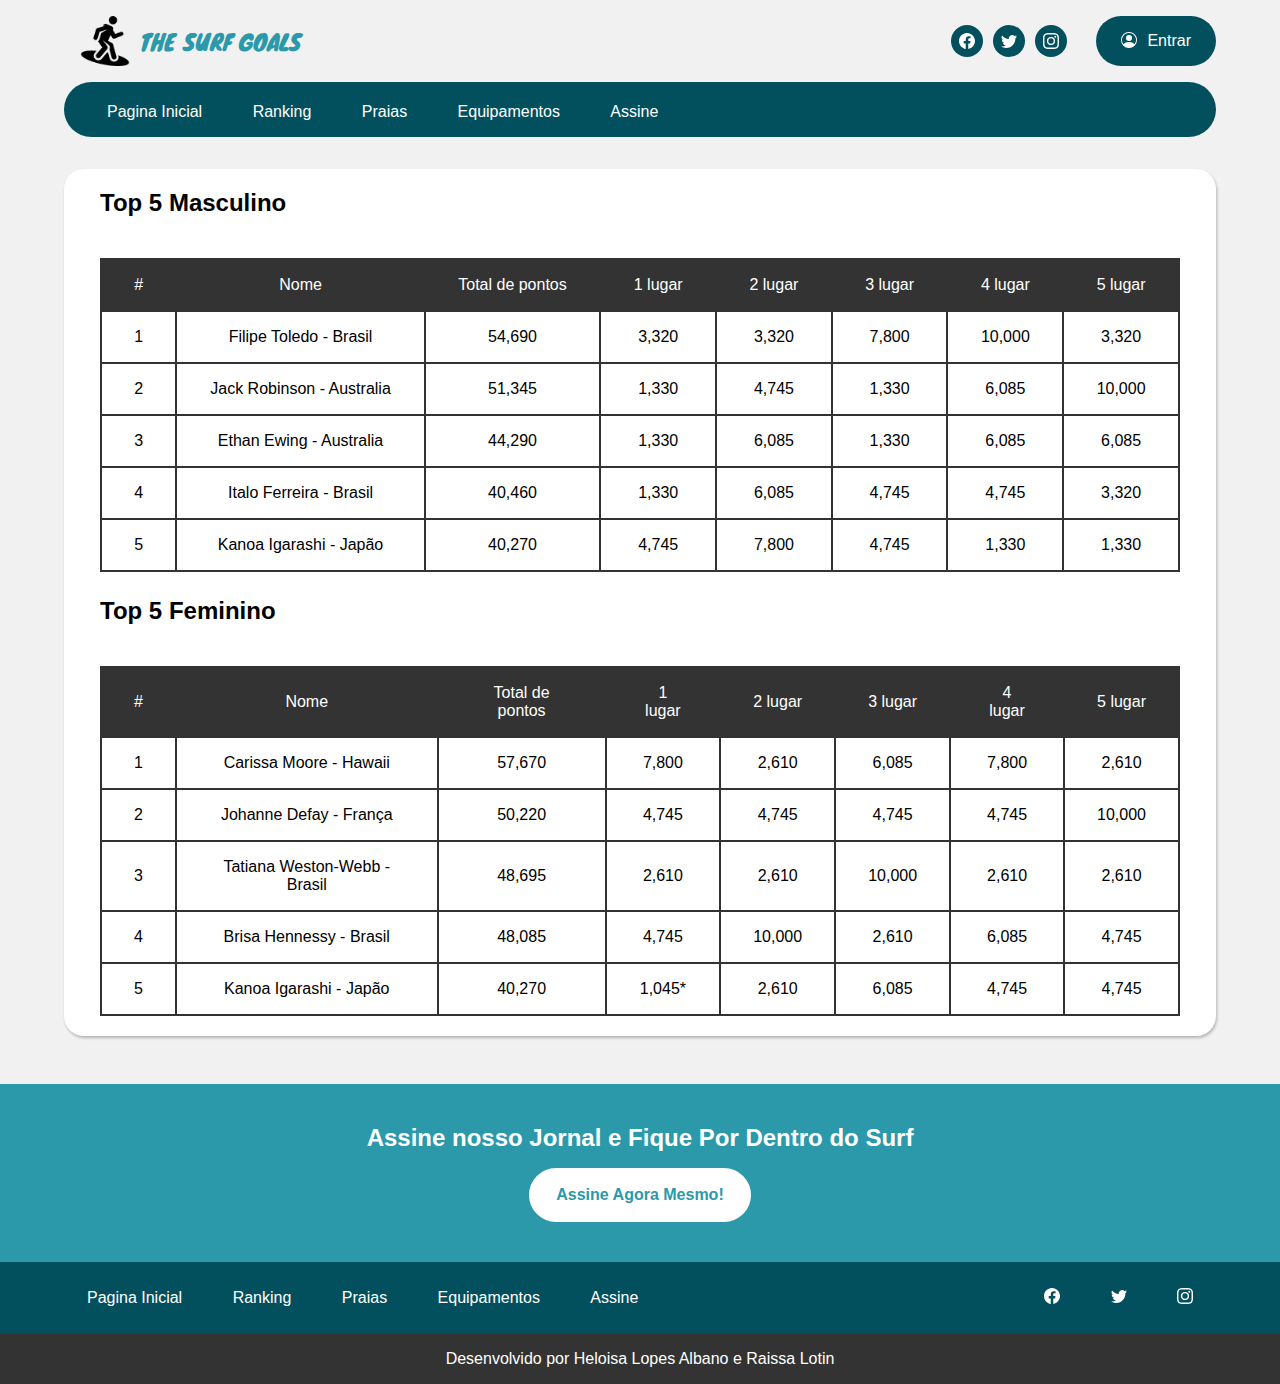
<file: jornal.lotin-lopes.des-web/ranking.html>
<!DOCTYPE html>
<html lang="pt-br">

<head>
    <meta charset="UTF-8">
    <meta http-equiv="X-UA-Compatible" content="IE=edge">
    <meta name="viewport" content="width=device-width, initial-scale=1.0">
    <link rel="stylesheet" href="css/styles.css">
    <link rel="icon" type="gifc.png" href="img/icone_logo.png">
    <title>Jornal Time | Seu jornal do dia a dia</title>
</head>

<body>
    <!-- header -->
    <header>
        <div class="menu-topo">
            <div class="logo">
                <img src="img/icone_surf.png" alt="">
                <!-- <svg xmlns="http://www.w3.org/2000/svg" width="40" height="40" fill="#02505e" class="bi bi-tsunami" viewBox="0 0 16 16">
                    <path d="M.036 12.314a.5.5 0 0 1 .65-.278l1.757.703a1.5 1.5 0 0 0 1.114 0l1.014-.406a2.5 2.5 0 0 1 1.857 0l1.015.406a1.5 1.5 0 0 0 1.114 0l1.014-.406a2.5 2.5 0 0 1 1.857 0l1.015.406a1.5 1.5 0 0 0 1.114 0l1.757-.703a.5.5 0 1 1 .372.928l-1.758.703a2.5 2.5 0 0 1-1.857 0l-1.014-.406a1.5 1.5 0 0 0-1.114 0l-1.015.406a2.5 2.5 0 0 1-1.857 0l-1.014-.406a1.5 1.5 0 0 0-1.114 0l-1.015.406a2.5 2.5 0 0 1-1.857 0l-1.757-.703a.5.5 0 0 1-.278-.65zm0 2a.5.5 0 0 1 .65-.278l1.757.703a1.5 1.5 0 0 0 1.114 0l1.014-.406a2.5 2.5 0 0 1 1.857 0l1.015.406a1.5 1.5 0 0 0 1.114 0l1.014-.406a2.5 2.5 0 0 1 1.857 0l1.015.406a1.5 1.5 0 0 0 1.114 0l1.757-.703a.5.5 0 1 1 .372.928l-1.758.703a2.5 2.5 0 0 1-1.857 0l-1.014-.406a1.5 1.5 0 0 0-1.114 0l-1.015.406a2.5 2.5 0 0 1-1.857 0l-1.014-.406a1.5 1.5 0 0 0-1.114 0l-1.015.406a2.5 2.5 0 0 1-1.857 0l-1.757-.703a.5.5 0 0 1-.278-.65zM2.662 8.08c-.456 1.063-.994 2.098-1.842 2.804a.5.5 0 0 1-.64-.768c.652-.544 1.114-1.384 1.564-2.43.14-.328.281-.68.427-1.044.302-.754.624-1.559 1.01-2.308C3.763 3.2 4.528 2.105 5.7 1.299 6.877.49 8.418 0 10.5 0c1.463 0 2.511.4 3.179 1.058.67.66.893 1.518.819 2.302-.074.771-.441 1.516-1.02 1.965a1.878 1.878 0 0 1-1.904.27c-.65.642-.907 1.679-.71 2.614C11.076 9.215 11.784 10 13 10h2.5a.5.5 0 0 1 0 1H13c-1.784 0-2.826-1.215-3.114-2.585-.232-1.1.005-2.373.758-3.284L10.5 5.06l-.777.388a.5.5 0 0 1-.447 0l-1-.5a.5.5 0 0 1 .447-.894l.777.388.776-.388a.5.5 0 0 1 .447 0l1 .5a.493.493 0 0 1 .034.018c.44.264.81.195 1.108-.036.328-.255.586-.729.637-1.27.05-.529-.1-1.076-.525-1.495-.426-.42-1.19-.77-2.477-.77-1.918 0-3.252.448-4.232 1.123C5.283 2.8 4.61 3.738 4.07 4.79c-.365.71-.655 1.433-.945 2.16-.15.376-.301.753-.463 1.13z"/>
                </svg> -->
                <p>
                    THE SURF GOALS
                </p>
            </div>
            <div class="redes-sociais">
                <nav>
                    <ul class="ul-icones">
                        <li>
                            <svg xmlns="http://www.w3.org/2000/svg" width="16" height="16" fill="currentColor"
                                class="bi bi-facebook" viewBox="0 0 16 16">
                                <path
                                    d="M16 8.049c0-4.446-3.582-8.05-8-8.05C3.58 0-.002 3.603-.002 8.05c0 4.017 2.926 7.347 6.75 7.951v-5.625h-2.03V8.05H6.75V6.275c0-2.017 1.195-3.131 3.022-3.131.876 0 1.791.157 1.791.157v1.98h-1.009c-.993 0-1.303.621-1.303 1.258v1.51h2.218l-.354 2.326H9.25V16c3.824-.604 6.75-3.934 6.75-7.951z" />
                            </svg>
                        </li>
                        <li>
                            <svg xmlns="http://www.w3.org/2000/svg" width="16" height="16" fill="currentColor"
                                class="bi bi-twitter" viewBox="0 0 16 16">
                                <path
                                    d="M5.026 15c6.038 0 9.341-5.003 9.341-9.334 0-.14 0-.282-.006-.422A6.685 6.685 0 0 0 16 3.542a6.658 6.658 0 0 1-1.889.518 3.301 3.301 0 0 0 1.447-1.817 6.533 6.533 0 0 1-2.087.793A3.286 3.286 0 0 0 7.875 6.03a9.325 9.325 0 0 1-6.767-3.429 3.289 3.289 0 0 0 1.018 4.382A3.323 3.323 0 0 1 .64 6.575v.045a3.288 3.288 0 0 0 2.632 3.218 3.203 3.203 0 0 1-.865.115 3.23 3.23 0 0 1-.614-.057 3.283 3.283 0 0 0 3.067 2.277A6.588 6.588 0 0 1 .78 13.58a6.32 6.32 0 0 1-.78-.045A9.344 9.344 0 0 0 5.026 15z" />
                            </svg>
                        </li>
                        <li>
                            <svg xmlns="http://www.w3.org/2000/svg" width="16" height="16" fill="currentColor"
                                class="bi bi-instagram" viewBox="0 0 16 16">
                                <path
                                    d="M8 0C5.829 0 5.556.01 4.703.048 3.85.088 3.269.222 2.76.42a3.917 3.917 0 0 0-1.417.923A3.927 3.927 0 0 0 .42 2.76C.222 3.268.087 3.85.048 4.7.01 5.555 0 5.827 0 8.001c0 2.172.01 2.444.048 3.297.04.852.174 1.433.372 1.942.205.526.478.972.923 1.417.444.445.89.719 1.416.923.51.198 1.09.333 1.942.372C5.555 15.99 5.827 16 8 16s2.444-.01 3.298-.048c.851-.04 1.434-.174 1.943-.372a3.916 3.916 0 0 0 1.416-.923c.445-.445.718-.891.923-1.417.197-.509.332-1.09.372-1.942C15.99 10.445 16 10.173 16 8s-.01-2.445-.048-3.299c-.04-.851-.175-1.433-.372-1.941a3.926 3.926 0 0 0-.923-1.417A3.911 3.911 0 0 0 13.24.42c-.51-.198-1.092-.333-1.943-.372C10.443.01 10.172 0 7.998 0h.003zm-.717 1.442h.718c2.136 0 2.389.007 3.232.046.78.035 1.204.166 1.486.275.373.145.64.319.92.599.28.28.453.546.598.92.11.281.24.705.275 1.485.039.843.047 1.096.047 3.231s-.008 2.389-.047 3.232c-.035.78-.166 1.203-.275 1.485a2.47 2.47 0 0 1-.599.919c-.28.28-.546.453-.92.598-.28.11-.704.24-1.485.276-.843.038-1.096.047-3.232.047s-2.39-.009-3.233-.047c-.78-.036-1.203-.166-1.485-.276a2.478 2.478 0 0 1-.92-.598 2.48 2.48 0 0 1-.6-.92c-.109-.281-.24-.705-.275-1.485-.038-.843-.046-1.096-.046-3.233 0-2.136.008-2.388.046-3.231.036-.78.166-1.204.276-1.486.145-.373.319-.64.599-.92.28-.28.546-.453.92-.598.282-.11.705-.24 1.485-.276.738-.034 1.024-.044 2.515-.045v.002zm4.988 1.328a.96.96 0 1 0 0 1.92.96.96 0 0 0 0-1.92zm-4.27 1.122a4.109 4.109 0 1 0 0 8.217 4.109 4.109 0 0 0 0-8.217zm0 1.441a2.667 2.667 0 1 1 0 5.334 2.667 2.667 0 0 1 0-5.334z" />
                            </svg>
                        </li>
                    </ul>
                </nav>
                <div class="botao">
                    <svg xmlns="http://www.w3.org/2000/svg" width="16" height="16" fill="currentColor"
                        class="bi bi-person-circle" viewBox="0 0 16 16">
                        <path d="M11 6a3 3 0 1 1-6 0 3 3 0 0 1 6 0z" />
                        <path fill-rule="evenodd"
                            d="M0 8a8 8 0 1 1 16 0A8 8 0 0 1 0 8zm8-7a7 7 0 0 0-5.468 11.37C3.242 11.226 4.805 10 8 10s4.757 1.225 5.468 2.37A7 7 0 0 0 8 1z" />
                    </svg>
                    <p>
                        Entrar
                    </p>
                </div>
            </div>
        </div>
        <div class="menu-meio">
            <nav>
                <ul>
                    <li class="link-menu">
                        <a href="index.html">Pagina Inicial</a>
                    </li>
                    <li class="link-menu">
                        <a href="ranking.html">Ranking</a>
                    </li>
                    <li class="link-menu">
                        <a href="praias.html">Praias</a>
                    </li>
                    <li class="link-menu">
                        <a href="dicas.html">Equipamentos</a>
                    </li>
                    <li class="link-menu">
                        <a href="#">Assine</a>
                    </li>
                </ul>
            </nav>
            <div class="tempo">
                <p>
                    <span>21:07</span>
                    <span>24/08/2022</span>
                    <span class="tempo-icone">
                        <svg xmlns="http://www.w3.org/2000/svg" width="18" height="18" fill="currentColor"
                            class="bi bi-cloud-sun" viewBox="0 0 16 16">
                            <path
                                d="M7 8a3.5 3.5 0 0 1 3.5 3.555.5.5 0 0 0 .624.492A1.503 1.503 0 0 1 13 13.5a1.5 1.5 0 0 1-1.5 1.5H3a2 2 0 1 1 .1-3.998.5.5 0 0 0 .51-.375A3.502 3.502 0 0 1 7 8zm4.473 3a4.5 4.5 0 0 0-8.72-.99A3 3 0 0 0 3 16h8.5a2.5 2.5 0 0 0 0-5h-.027z" />
                            <path
                                d="M10.5 1.5a.5.5 0 0 0-1 0v1a.5.5 0 0 0 1 0v-1zm3.743 1.964a.5.5 0 1 0-.707-.707l-.708.707a.5.5 0 0 0 .708.708l.707-.708zm-7.779-.707a.5.5 0 0 0-.707.707l.707.708a.5.5 0 1 0 .708-.708l-.708-.707zm1.734 3.374a2 2 0 1 1 3.296 2.198c.199.281.372.582.516.898a3 3 0 1 0-4.84-3.225c.352.011.696.055 1.028.129zm4.484 4.074c.6.215 1.125.59 1.522 1.072a.5.5 0 0 0 .039-.742l-.707-.707a.5.5 0 0 0-.854.377zM14.5 6.5a.5.5 0 0 0 0 1h1a.5.5 0 0 0 0-1h-1z" />
                        </svg>
                    </span>
                </p>
            </div>
        </div>
    </header>
    <!-- main -->
    <main>
        <div>
            <section class="container">
                <div class="pai">
                    <h2>Top 5 Masculino</h2>
                    <table class="tabela">
                        <thead>
                            <tr>
                                <th>#</th>
                                <th>Nome</th>
                                <th>Total de pontos</th>
                                <th>1 lugar</th>
                                <th>2 lugar</th>
                                <th>3 lugar</th>
                                <th>4 lugar</th>
                                <th>5 lugar</th>
                            </tr>
                        </thead>
                        <tbody>
                            <tr>
                                <td>1</td>
                                <td>Filipe Toledo - Brasil</td>
                                <td>54,690</td>
                                <td>3,320</td>
                                <td>3,320</td>
                                <td>7,800</td>
                                <td>10,000</td>
                                <td>3,320</td>
                            </tr>
                            <tr>
                                <td>2</td>
                                <td>Jack Robinson - Australia</td>
                                <td>51,345</td>
                                <td>1,330</td>
                                <td>4,745</td>
                                <td>1,330</td>
                                <td>6,085</td>
                                <td>10,000</td>
                            </tr>
                            <tr>
                                <td>3</td>
                                <td>Ethan Ewing - Australia</td>
                                <td>44,290</td>
                                <td>1,330</td>
                                <td>6,085</td>
                                <td>1,330</td>
                                <td>6,085</td>
                                <td>6,085</td>
                            </tr>
                            <tr>
                                <td>4</td>
                                <td>Italo Ferreira - Brasil</td>
                                <td>40,460</td>
                                <td>1,330</td>
                                <td>6,085</td>
                                <td>4,745</td>
                                <td>4,745</td>
                                <td>3,320</td>
                            </tr>
                            <tr>
                                <td>5</td>
                                <td>Kanoa Igarashi - Japão</td>
                                <td>40,270</td>
                                <td>4,745</td>
                                <td>7,800</td>
                                <td>4,745</td>
                                <td>1,330</td>
                                <td>1,330</td>
                            </tr>
                        </tbody>
                    </table>
                    <h2>Top 5 Feminino</h2>
                    <table class="tabela">
                        <thead>
                            <tr>
                                <th>#</th>
                                <th>Nome</th>
                                <th>Total de pontos</th>
                                <th>1 lugar</th>
                                <th>2 lugar</th>
                                <th>3 lugar</th>
                                <th>4 lugar</th>
                                <th>5 lugar</th>
                            </tr>
                        </thead>
                        <tbody>
                            <tr>
                                <td>1</td>
                                <td>Carissa Moore - Hawaii</td>
                                <td>57,670</td>
                                <td>7,800</td>
                                <td>2,610</td>
                                <td>6,085</td>
                                <td>7,800</td>
                                <td>2,610</td>
                            </tr>
                            <tr>
                                <td>2</td>
                                <td>Johanne Defay - França</td>
                                <td>50,220</td>
                                <td>4,745</td>
                                <td>4,745</td>
                                <td>4,745</td>
                                <td>4,745</td>
                                <td>10,000</td>
                            </tr>
                            <tr>
                                <td>3</td>
                                <td>Tatiana Weston-Webb - Brasil</td>
                                <td>48,695</td>
                                <td>2,610</td>
                                <td>2,610</td>
                                <td>10,000</td>
                                <td>2,610</td>
                                <td>2,610</td>
                            </tr>
                            <tr>
                                <td>4</td>
                                <td>Brisa Hennessy - Brasil</td>
                                <td>48,085</td>
                                <td>4,745</td>
                                <td>10,000</td>
                                <td>2,610</td>
                                <td>6,085</td>
                                <td>4,745</td>
                            </tr>
                            <tr>
                                <td>5</td>
                                <td>Kanoa Igarashi - Japão</td>
                                <td>40,270</td>
                                <td>1,045*</td>
                                <td>2,610</td>
                                <td>6,085</td>
                                <td>4,745</td>
                                <td>4,745</td>
                            </tr>
                        </tbody>
                    </table>
            </section>
        </div>
    </main>
    <!-- footer -->
    <footer>
        <div class="assine">
            <div>
                <h2>Assine nosso Jornal e Fique Por Dentro do Surf</h2>
                <button class="botao">
                    Assine Agora Mesmo!
                </button>
            </div>
        </div>
        <div class="footer-meio">
            <div class="menu-footer">
                <nav>
                    <ul>
                        <li class="link-menu">
                            <a href="index.html">Pagina Inicial</a>
                        </li>
                        <li class="link-menu">
                            <a href="ranking.html">Ranking</a>
                        </li>
                        <li class="link-menu">
                            <a href="praias.html">Praias</a>
                        </li>
                        <li class="link-menu">
                            <a href="dicas.html">Equipamentos</a>
                        </li>
                        <li class="link-menu">
                            <a href="#">Assine</a>
                        </li>
                    </ul>
                </nav>
                <div class="redes-sociais">
                    <nav>
                        <ul class="">
                            <li>
                                <svg xmlns="http://www.w3.org/2000/svg" width="16" height="16" fill="currentColor"
                                    class="bi bi-facebook" viewBox="0 0 16 16">
                                    <path
                                        d="M16 8.049c0-4.446-3.582-8.05-8-8.05C3.58 0-.002 3.603-.002 8.05c0 4.017 2.926 7.347 6.75 7.951v-5.625h-2.03V8.05H6.75V6.275c0-2.017 1.195-3.131 3.022-3.131.876 0 1.791.157 1.791.157v1.98h-1.009c-.993 0-1.303.621-1.303 1.258v1.51h2.218l-.354 2.326H9.25V16c3.824-.604 6.75-3.934 6.75-7.951z" />
                                </svg>
                            </li>
                            <li>
                                <svg xmlns="http://www.w3.org/2000/svg" width="16" height="16" fill="currentColor"
                                    class="bi bi-twitter" viewBox="0 0 16 16">
                                    <path
                                        d="M5.026 15c6.038 0 9.341-5.003 9.341-9.334 0-.14 0-.282-.006-.422A6.685 6.685 0 0 0 16 3.542a6.658 6.658 0 0 1-1.889.518 3.301 3.301 0 0 0 1.447-1.817 6.533 6.533 0 0 1-2.087.793A3.286 3.286 0 0 0 7.875 6.03a9.325 9.325 0 0 1-6.767-3.429 3.289 3.289 0 0 0 1.018 4.382A3.323 3.323 0 0 1 .64 6.575v.045a3.288 3.288 0 0 0 2.632 3.218 3.203 3.203 0 0 1-.865.115 3.23 3.23 0 0 1-.614-.057 3.283 3.283 0 0 0 3.067 2.277A6.588 6.588 0 0 1 .78 13.58a6.32 6.32 0 0 1-.78-.045A9.344 9.344 0 0 0 5.026 15z" />
                                </svg>
                            </li>
                            <li>
                                <svg xmlns="http://www.w3.org/2000/svg" width="16" height="16" fill="currentColor"
                                    class="bi bi-instagram" viewBox="0 0 16 16">
                                    <path
                                        d="M8 0C5.829 0 5.556.01 4.703.048 3.85.088 3.269.222 2.76.42a3.917 3.917 0 0 0-1.417.923A3.927 3.927 0 0 0 .42 2.76C.222 3.268.087 3.85.048 4.7.01 5.555 0 5.827 0 8.001c0 2.172.01 2.444.048 3.297.04.852.174 1.433.372 1.942.205.526.478.972.923 1.417.444.445.89.719 1.416.923.51.198 1.09.333 1.942.372C5.555 15.99 5.827 16 8 16s2.444-.01 3.298-.048c.851-.04 1.434-.174 1.943-.372a3.916 3.916 0 0 0 1.416-.923c.445-.445.718-.891.923-1.417.197-.509.332-1.09.372-1.942C15.99 10.445 16 10.173 16 8s-.01-2.445-.048-3.299c-.04-.851-.175-1.433-.372-1.941a3.926 3.926 0 0 0-.923-1.417A3.911 3.911 0 0 0 13.24.42c-.51-.198-1.092-.333-1.943-.372C10.443.01 10.172 0 7.998 0h.003zm-.717 1.442h.718c2.136 0 2.389.007 3.232.046.78.035 1.204.166 1.486.275.373.145.64.319.92.599.28.28.453.546.598.92.11.281.24.705.275 1.485.039.843.047 1.096.047 3.231s-.008 2.389-.047 3.232c-.035.78-.166 1.203-.275 1.485a2.47 2.47 0 0 1-.599.919c-.28.28-.546.453-.92.598-.28.11-.704.24-1.485.276-.843.038-1.096.047-3.232.047s-2.39-.009-3.233-.047c-.78-.036-1.203-.166-1.485-.276a2.478 2.478 0 0 1-.92-.598 2.48 2.48 0 0 1-.6-.92c-.109-.281-.24-.705-.275-1.485-.038-.843-.046-1.096-.046-3.233 0-2.136.008-2.388.046-3.231.036-.78.166-1.204.276-1.486.145-.373.319-.64.599-.92.28-.28.546-.453.92-.598.282-.11.705-.24 1.485-.276.738-.034 1.024-.044 2.515-.045v.002zm4.988 1.328a.96.96 0 1 0 0 1.92.96.96 0 0 0 0-1.92zm-4.27 1.122a4.109 4.109 0 1 0 0 8.217 4.109 4.109 0 0 0 0-8.217zm0 1.441a2.667 2.667 0 1 1 0 5.334 2.667 2.667 0 0 1 0-5.334z" />
                                </svg>
                            </li>
                        </ul>
                    </nav>
                </div>
            </div>
        </div>
        <div class="footer-main">
            <div class="menu-bottom">
                <div>
                    <p>
                        Desenvolvido por Heloisa Lopes Albano e Raissa Lotin
                    </p>
                </div>
            </div>
        </div>
    </footer>
</body>

</html>
</file>
<file: jornal.lotin-lopes.des-web/css/styles.css>
@import url('https://fonts.googleapis.com/css2?family=Knewave&display=swap');

body {
    background-color: #f1f1f1;
}

* {
    font-size: 16px;
    padding: 0;
    margin: 0;
    font-family: Arial, Helvetica, sans-serif;
    list-style: none;
    font-weight: 100;
}

h2 {
    font-size: 1.5em;
    font-weight: 600;
    padding-bottom: 16px;
}

header {
    width: 90%;
    margin: 0 auto;
    margin-bottom: 16px;
}

.menu-topo {
    display: block;
    justify-content: space-between;
}

.logo {
    display: flex;
    align-items: center;
    justify-content: center;
    padding: 16px;
    gap: 10px;
    color: #000;
}

.logo p {
    font-size: 22px;
    font-family: 'Knewave', cursive;
    color: #2b99aa;
}

.logo img {
    width: 50px;
}

.redes-sociais {
    display: flex;
    justify-content: space-between;
    gap: 24px;
    align-items: center;
}

.ul-icones {
    display: flex;
}

.ul-icones li {    
    width: 32px;
    height: 32px;
    display: flex;
    justify-content: center;
    align-items: center;
    border-radius: 50%;
    background-color: #02505e;
    color: #fff;
    margin: 5px;
}

.botao {
    display: flex;
    gap: 10px;
    padding: 16px 25px;
    background-color: #02505e;
    border-radius: 30px;
    color: #fff;
}

.menu-meio {
    display: block;
    justify-content: space-between;
    background-color: #02505e;
    border-radius: 30px;
    color: #fff;
    padding: 0 20px;
    align-items: center;
}

.menu-meio li {
    display: block;
    margin: 5px 7px 0;
    text-align: center;
    padding: 16px;
}

.tempo {
    width: 1px;
    height: 1px;
    overflow: hidden;
    opacity: 0;
}

.tempo span {
    margin: 0 4px;
}

.tempo-icone {
    padding: 5px;
}

main {
    width: 90%;
    margin: 0 auto;
    margin-bottom: 32px;
    display: block;
    justify-content: space-between;
    gap: 16px;
    box-sizing: border-box;
}

.container {
    background-color: #fff;
    padding: 20px 36px;
    border-radius: 20px;
    box-shadow: 1px 2px 3px rgba(0,0,0,0.25);
    margin: 1em 0;
}

.pai {
    display: flex;
    align-items: center;
    justify-content: space-between;
    flex-wrap: wrap;
    gap: 25px;
}

.filho {
    display: flex;
    align-items: center;
    gap: 20px;
}

.menu-bottom {
    text-align: center;
    padding: 1em 0;
    background-color: #333;
    color: #fff;
}

.assine {
    background-color: #2b99aa;
    margin: 0 auto;
    padding: 40px;
    display: flex;
    justify-content: center;
    align-items: center;
    color: #fff;
}

.assine button {
    margin: 0 auto;
    background-color: #fff;
    border: 2px solid #fff;
    color: #2b99aa;
    font-weight: 600;
    transition: all .3s;
}

.assine button:hover {
    background-color: #2b99aa;
    color: #fff;
}

.menu-footer {
    width: 90%;
    margin: 0 auto;
    display: flex;
    justify-content: space-between;
    color: #fff;
    padding: 0 20px;
    align-items: center;
}

.menu-footer li {
    display: block;
    margin: 0 7px;
    padding: 16px;
}

.footer-meio {
    padding: 10px 0;
    background-color: #02505e;
}

.filho-texto p, .filho-texto h1 {
    padding-top: 5px;
}

.filho-texto {
    padding: 10px 0;    
    text-align: left;
}

.link-menu a {
    text-decoration: none;
    color: #fff;
    transition: all .3s;
}

.link-menu a:hover {
    color: #2b99aa;
}

.img-filho {
    border-radius: 20px;
    height: 100px;
}

.img-filho-aside {
    border-radius: 20px;
    height: 70px;
}

.img-filho-praia {
    border-radius: 20px;
    height: 100px;
}

.titulo {
    padding: 16px 0 32px;
}

.tabela {
    width: 100%;
    background-color: #fff;
    border: 2px solid #333;
    border-collapse: collapse;
    text-align: center;
}

.tabela td, .tabela th {
    border: 2px solid #333;
    padding: 1em 2em;
}

.tabela thead {
    background-color: #333;
    color: #fff;
}

.praia .filho {
    display: block;
}

@media screen and (min-width: 768px) {
    .menu-topo {
        display: flex;
    }
    
    .menu-meio {
        display: flex;
    }
    
    .menu-meio li {
        display: inline-block;
    }
    
    .tempo span {
        margin: 0 4px;
    }
    
    .tempo-icone {
        padding: 5px;
    }
    
    .filho-texto p, .filho-texto h1 {
        padding-top: 15px;
    }
    
    .filho-texto {
        text-align: left;
    }

    .img-filho-praia {
        border-radius: 20px;
        height: 200px;
    }
}

@media screen and (min-width: 1024px) {
    main {
        display: flex;
    }
    .menu-footer li {
        display: inline-block;
    }
    .praia .filho {
        display: flex;
    }
}

@media screen and (min-width: 1440px) {
    .img-filho-praia {
        border-radius: 20px;
        height: 300px;
    }
}
</file>
